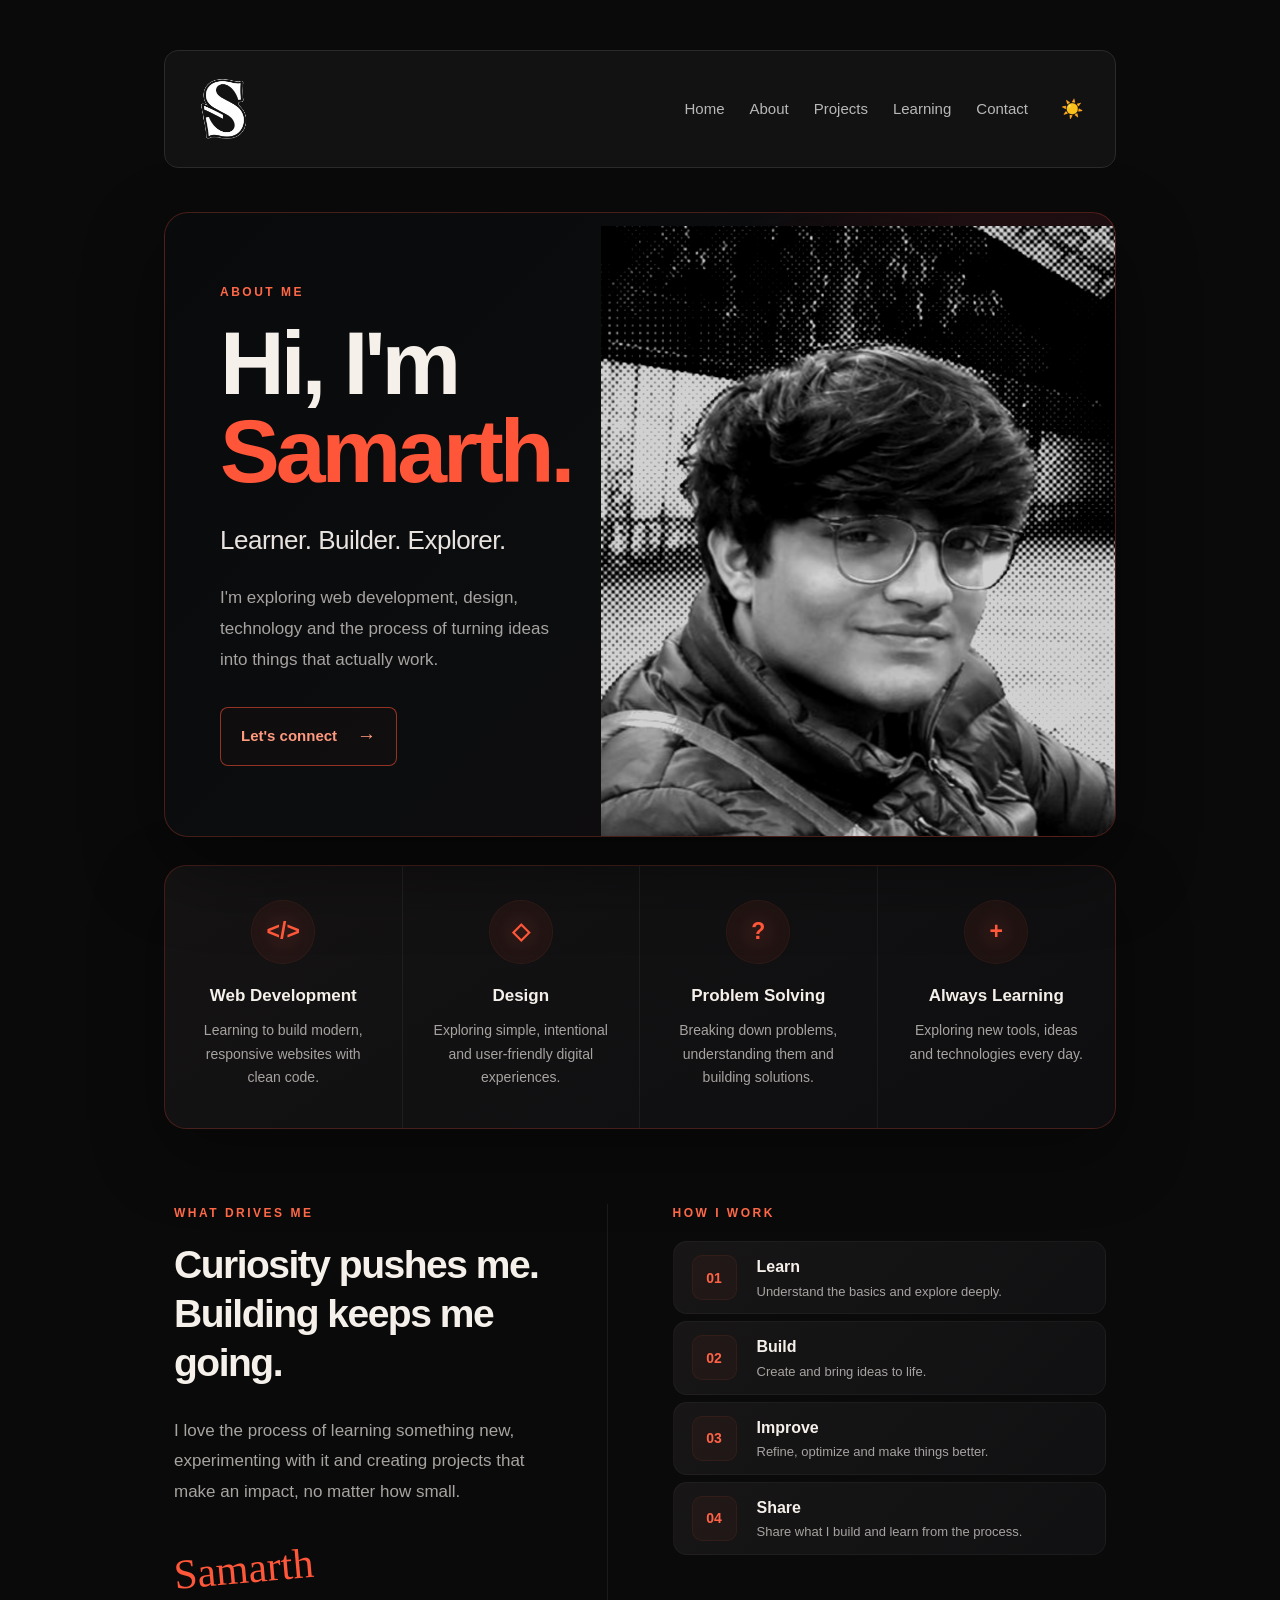
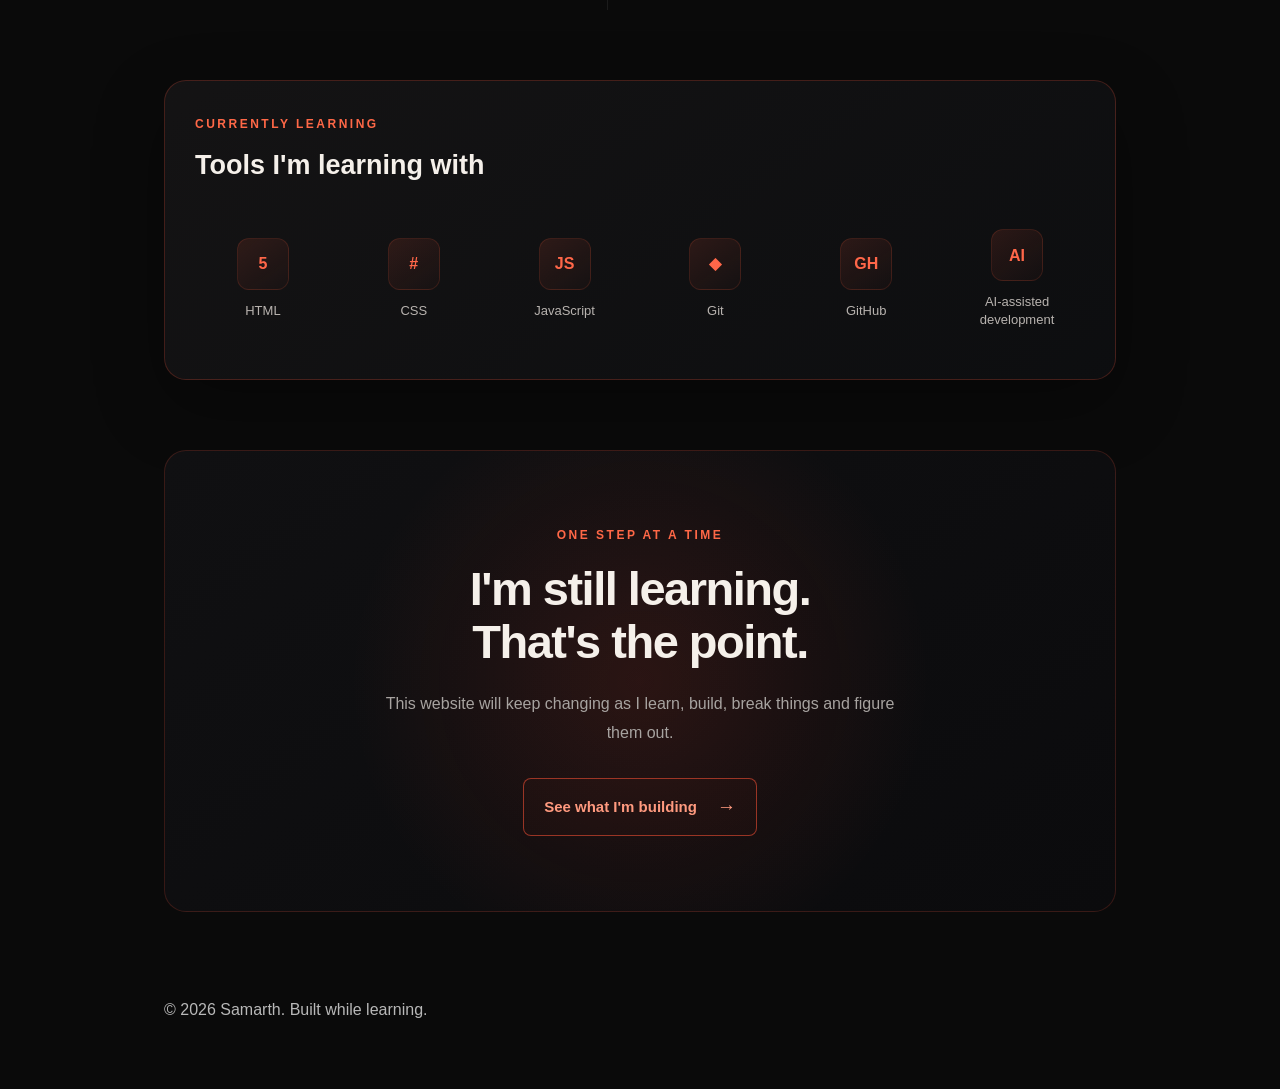
<file: about/index.html>
<!DOCTYPE html>

<html lang="en">

<head>

    <!-- =====================================================
         CANONICAL
         ===================================================== -->

    <link
        rel="canonical"
        href="https://samarth.website/about/"
    >


    <!-- =====================================================
         BASIC SEO
         ===================================================== -->

    <meta charset="UTF-8">

    <meta
        name="viewport"
        content="width=device-width, initial-scale=1.0"
    >

    <title>About Samarth | My Journey Into Web Development</title>

    <meta
        name="description"
        content="Learn more about Samarth, his background, interests and journey into web development, technology and building things on the internet."
    >


    <!-- =====================================================
         OPEN GRAPH
         ===================================================== -->

    <meta
        property="og:title"
        content="About Samarth | My Journey Into Web Development"
    >

    <meta
        property="og:description"
        content="Learn more about Samarth, his background, interests and journey into web development, technology and building things on the internet."
    >

    <meta
        property="og:type"
        content="website"
    >

    <meta
        property="og:url"
        content="https://samarth.website/about/"
    >

    <meta
        property="og:image"
        content="https://samarth.website/images/samarth.jpg"
    >


    <!-- =====================================================
         FAVICON
         ===================================================== -->

    <link
        rel="icon"
        type="image/png"
        href="../images/favicon.png"
    >


    <!-- =====================================================
         STYLESHEET
         ===================================================== -->

    <link
        rel="stylesheet"
        href="../style.css"
    >

    <!-- =====================================================
         THEME SYSTEM
         ===================================================== -->

    <script>
        (function() {
            const cookie = document.cookie
                .split(';')
                .map((value) => value.trim())
                .find((value) => value.startsWith('theme_preference='));

            if (cookie && decodeURIComponent(cookie.slice(17)) === 'light') {
                document.documentElement.classList.add('light-theme');
            }
        })();
    </script>

</head>


<body>


    <!-- =====================================================
         NAVIGATION
         ===================================================== -->

    <header>

        <nav class="navbar">

            <a
                href="../"
                class="logo"
            >

                <img
                    src="../images/logo.png"
                    alt="Samarth logo"
                >

            </a>


            <div class="nav-links">

                <a href="../">
                    Home
                </a>

                <a href="./">
                    About
                </a>

                <a href="../projects/">
                    Projects
                </a>

                <a href="../learning/">
                    Learning
                </a>

                <a href="../contact/">
                    Contact
                </a>

                <button class="theme-toggle" aria-label="Switch to light mode">☀️</button>

            </div>

        </nav>

    </header>



    <!-- =====================================================
         MAIN CONTENT
         ===================================================== -->

    <main class="about-page">


        <!-- =================================================
             ABOUT HERO
             ================================================= -->

        <section class="about-hero">

            <div class="about-hero-content">

                <p class="about-eyebrow">
                    ABOUT ME
                </p>


                <h1>
                    Hi, I'm
                    <span>Samarth.</span>
                </h1>


                <h2>
                    Learner. Builder. Explorer.
                </h2>


                <p class="about-hero-text">
                    I'm exploring web development, design,
                    technology and the process of turning ideas
                    into things that actually work.
                </p>


                <a
                    href="../contact/"
                    class="about-cta"
                >
                    Let's connect
                    <span>→</span>
                </a>

            </div>


            <div class="about-hero-image">

                <img
                    src="../images/samarth.jpg"
                    alt="Samarth"
                >

            </div>

        </section>



        <!-- =================================================
             WHAT I'M ABOUT
             ================================================= -->

        <section class="about-pillars">

            <article class="about-pillar">

                <div class="about-pillar-icon">
                    &lt;/&gt;
                </div>

                <h3>
                    Web Development
                </h3>

                <p>
                    Learning to build modern,
                    responsive websites with clean code.
                </p>

            </article>


            <article class="about-pillar">

                <div class="about-pillar-icon">
                    ◇
                </div>

                <h3>
                    Design
                </h3>

                <p>
                    Exploring simple, intentional and
                    user-friendly digital experiences.
                </p>

            </article>


            <article class="about-pillar">

                <div class="about-pillar-icon">
                    ?
                </div>

                <h3>
                    Problem Solving
                </h3>

                <p>
                    Breaking down problems, understanding
                    them and building solutions.
                </p>

            </article>


            <article class="about-pillar">

                <div class="about-pillar-icon">
                    +
                </div>

                <h3>
                    Always Learning
                </h3>

                <p>
                    Exploring new tools, ideas and
                    technologies every day.
                </p>

            </article>

        </section>



        <!-- =================================================
             WHAT DRIVES ME + HOW I WORK
             ================================================= -->

        <section class="about-story">


            <!-- =============================================
                 WHAT DRIVES ME
                 ============================================= -->

            <div class="about-drive">

                <p class="about-eyebrow">
                    WHAT DRIVES ME
                </p>


                <h2>
                    Curiosity pushes me.
                    <br>
                    Building keeps me going.
                </h2>


                <p>
                    I love the process of learning something
                    new, experimenting with it and creating
                    projects that make an impact, no matter
                    how small.
                </p>


                <div class="about-signature">
                    Samarth
                </div>

            </div>



            <!-- =============================================
                 HOW I WORK
                 ============================================= -->

            <div class="about-process">

                <p class="about-eyebrow">
                    HOW I WORK
                </p>


                <div class="process-list">


                    <article class="process-item">

                        <span class="process-number">
                            01
                        </span>

                        <div>

                            <h3>
                                Learn
                            </h3>

                            <p>
                                Understand the basics
                                and explore deeply.
                            </p>

                        </div>

                    </article>



                    <article class="process-item">

                        <span class="process-number">
                            02
                        </span>

                        <div>

                            <h3>
                                Build
                            </h3>

                            <p>
                                Create and bring
                                ideas to life.
                            </p>

                        </div>

                    </article>



                    <article class="process-item">

                        <span class="process-number">
                            03
                        </span>

                        <div>

                            <h3>
                                Improve
                            </h3>

                            <p>
                                Refine, optimize and
                                make things better.
                            </p>

                        </div>

                    </article>



                    <article class="process-item">

                        <span class="process-number">
                            04
                        </span>

                        <div>

                            <h3>
                                Share
                            </h3>

                            <p>
                                Share what I build and
                                learn from the process.
                            </p>

                        </div>

                    </article>


                </div>

            </div>

        </section>



        <!-- =================================================
             TECH I WORK WITH
             ================================================= -->

        <section class="about-tech">

            <p class="about-eyebrow">
                CURRENTLY LEARNING
            </p>


            <h2>
                Tools I'm learning with
            </h2>


            <div class="tech-list">


                <div class="tech-item">

                    <div class="tech-icon">
                        5
                    </div>

                    <span>
                        HTML
                    </span>

                </div>



                <div class="tech-item">

                    <div class="tech-icon">
                        #
                    </div>

                    <span>
                        CSS
                    </span>

                </div>



                <div class="tech-item">

                    <div class="tech-icon">
                        JS
                    </div>

                    <span>
                        JavaScript
                    </span>

                </div>



                <div class="tech-item">

                    <div class="tech-icon">
                        ◆
                    </div>

                    <span>
                        Git
                    </span>

                </div>



                <div class="tech-item">

                    <div class="tech-icon">
                        GH
                    </div>

                    <span>
                        GitHub
                    </span>

                </div>



                <div class="tech-item">

                    <div class="tech-icon">
                        AI
                    </div>

                    <span>
                        AI-assisted development
                    </span>

                </div>


            </div>

        </section>



        <!-- =================================================
             CLOSING
             ================================================= -->

        <section class="about-closing">

            <p class="about-eyebrow">
                ONE STEP AT A TIME
            </p>


            <h2>
                I'm still learning.
                <br>
                That's the point.
            </h2>


            <p>
                This website will keep changing as I learn,
                build, break things and figure them out.
            </p>


            <a
                href="../projects/"
                class="about-cta"
            >
                See what I'm building
                <span>→</span>
            </a>

        </section>


    </main>



    <!-- =====================================================
         FOOTER
         ===================================================== -->

    <footer>

        <p>
            © 2026 Samarth. Built while learning.
        </p>

    </footer>



    <!-- =====================================================
         JAVASCRIPT
         ===================================================== -->

    <script src="../script.js"></script>
    <script src="../theme.js"></script>

</body>

</html>
</file>
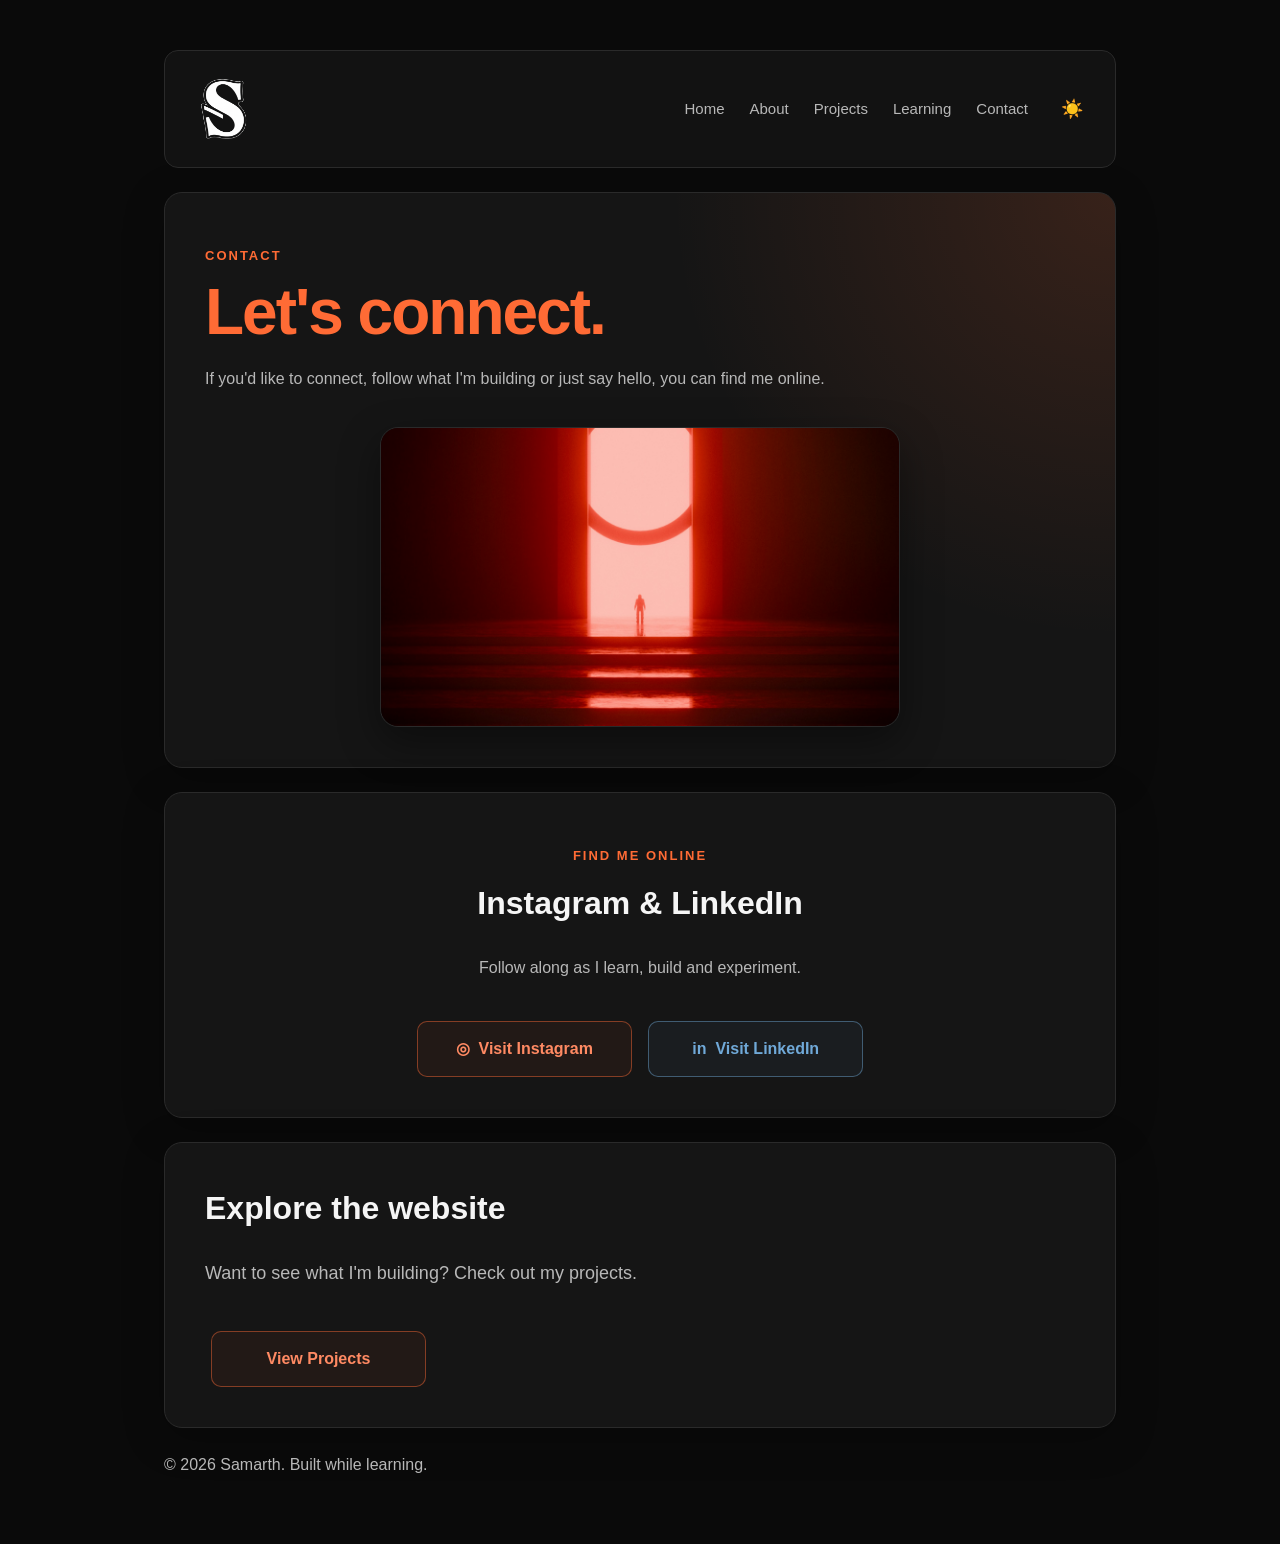
<file: contact/index.html>
<!DOCTYPE html>

<html lang="en">

<head>

    <!-- =====================================================
         CANONICAL
         ===================================================== -->

    <link
        rel="canonical"
        href="https://samarth.website/contact/"
    >


    <!-- =====================================================
         BASIC SEO
         ===================================================== -->

    <meta charset="UTF-8">

    <meta
        name="viewport"
        content="width=device-width, initial-scale=1.0"
    >

    <title>Contact Samarth | Get in Touch</title>

    <meta
        name="description"
        content="Get in touch with Samarth through Instagram and connect with him online."
    >


    <!-- =====================================================
         OPEN GRAPH
         ===================================================== -->

    <meta
        property="og:title"
        content="Contact Samarth | Get in Touch"
    >

    <meta
        property="og:description"
        content="Get in touch with Samarth through Instagram and connect with him online."
    >

    <meta
        property="og:type"
        content="website"
    >

    <meta
        property="og:url"
        content="https://samarth.website/contact/"
    >

    <meta
        property="og:image"
        content="https://samarth.website/images/samarth.jpg"
    >


    <!-- =====================================================
         FAVICON
         ===================================================== -->

    <link
        rel="icon"
        type="image/png"
        href="../images/favicon.png"
    >


    <!-- =====================================================
         STYLESHEET
         ===================================================== -->

    <link
        rel="stylesheet"
        href="../style.css"
    >

    <!-- =====================================================
         THEME SYSTEM
         ===================================================== -->

    <script>
        (function() {
            const cookie = document.cookie
                .split(';')
                .map((value) => value.trim())
                .find((value) => value.startsWith('theme_preference='));

            if (cookie && decodeURIComponent(cookie.slice(17)) === 'light') {
                document.documentElement.classList.add('light-theme');
            }
        })();
    </script>

</head>


<body>


    <!-- =====================================================
         NAVIGATION
         ===================================================== -->

    <header>

        <nav class="navbar">

            <a
                href="../"
                class="logo"
            >

                <img
                    src="../images/logo.png"
                    alt="Samarth logo"
                >

            </a>


            <div class="nav-links">

                <a href="../">
                    Home
                </a>

                <a href="../about/">
                    About
                </a>

                <a href="../projects/">
                    Projects
                </a>

                <a href="../learning/">
                    Learning
                </a>

                <a href="./">
                    Contact
                </a>

                <button class="theme-toggle" aria-label="Switch to light mode">☀️</button>

            </div>

        </nav>

    </header>



    <!-- =====================================================
         MAIN CONTENT
         ===================================================== -->

    <main>


        <!-- =================================================
             CONTACT INTRO
             ================================================= -->

        <section class="intro">

            <div class="intro-content">

                <p class="eyebrow">
                    CONTACT
                </p>

                <h1>
                    Let's connect.
                </h1>

                <p class="intro-text">
                    If you'd like to connect, follow what
                    I'm building or just say hello, you can
                    find me online.
                </p>

                <img
                    src="../images/afk.jpg"
                    alt="Samarth"
                    class="contact-image"
                >

            </div>

        </section>



        <!-- =================================================
             SOCIAL LINKS
             ================================================= -->

        <section class="experiment">

            <p class="eyebrow">
                FIND ME ONLINE
            </p>

            <h2>
                Instagram & LinkedIn
            </h2>

            <p>
                Follow along as I learn, build and experiment.
            </p>


            <a
                href="https://www.instagram.com/samarth0_0/"
                target="_blank"
                rel="noopener noreferrer"
                class="experiment-button"
            >
                ◎&nbsp; Visit Instagram
            </a>


            <a
                href="https://www.linkedin.com/in/samarth-sharma-60134a251"
                target="_blank"
                rel="noopener noreferrer"
                class="experiment-button"
            >
                in&nbsp; Visit LinkedIn
            </a>

        </section>



        <!-- =================================================
             KEEP EXPLORING
             ================================================= -->

        <section class="about-section">

            <h2>
                Explore the website
            </h2>

            <p>
                Want to see what I'm building?
                Check out my projects.
            </p>

            <a
                href="../projects/"
                class="experiment-button"
            >
                View Projects
            </a>

        </section>


    </main>



    <!-- =====================================================
         FOOTER
         ===================================================== -->

    <footer>

        <p>
            © 2026 Samarth. Built while learning.
        </p>

    </footer>



    <!-- =====================================================
         JAVASCRIPT
         ===================================================== -->

    <script src="../script.js"></script>
    <script src="../theme.js"></script>

</body>

</html>
</file>
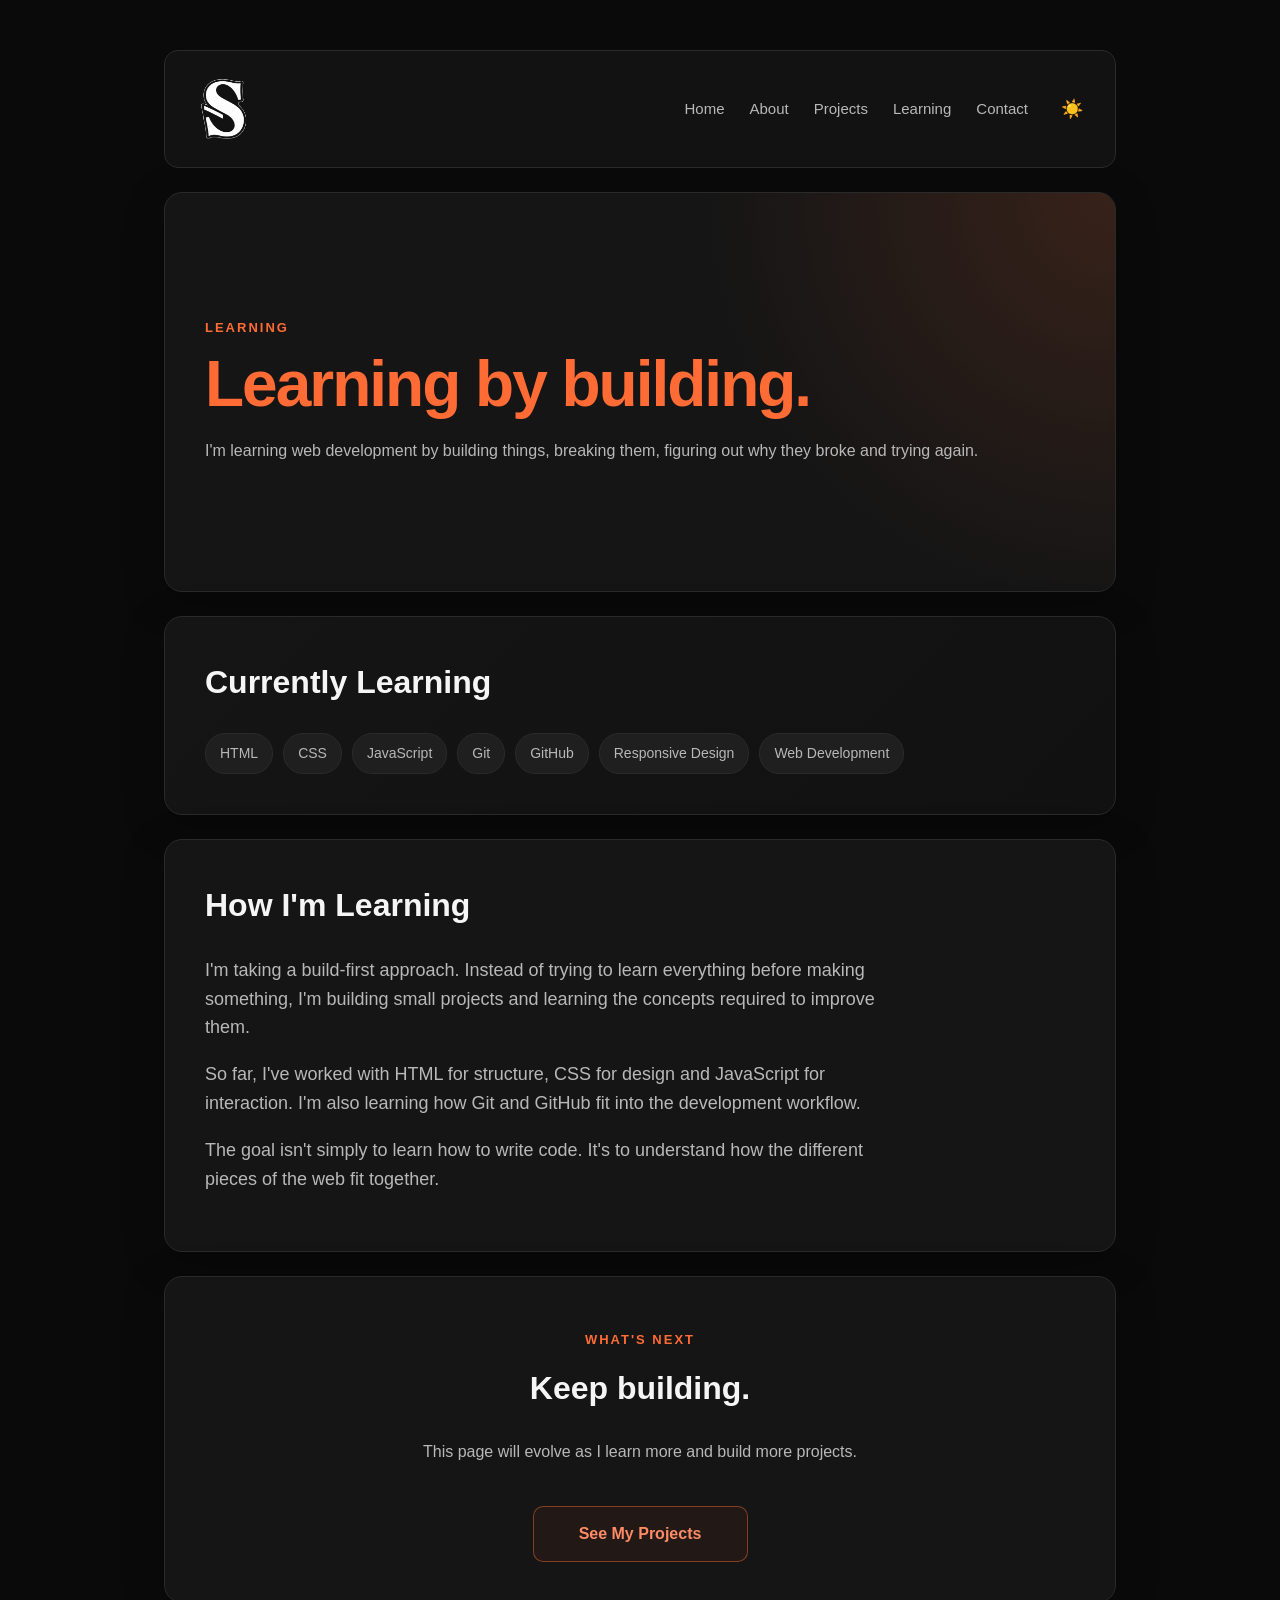
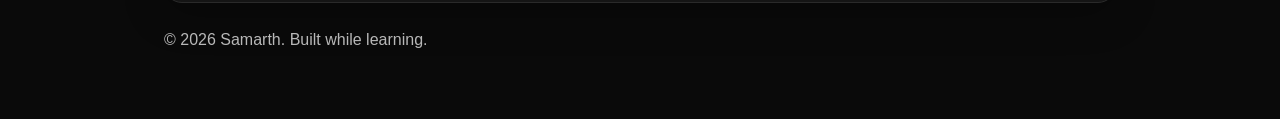
<file: learning/index.html>
<!DOCTYPE html>

<html lang="en">

<head>

    <!-- =====================================================
         CANONICAL
         ===================================================== -->

    <link
        rel="canonical"
        href="https://samarth.website/learning/"
    >


    <!-- =====================================================
         BASIC SEO
         ===================================================== -->

    <meta charset="UTF-8">

    <meta
        name="viewport"
        content="width=device-width, initial-scale=1.0"
    >

    <title>What I'm Learning | Samarth</title>

    <meta
        name="description"
        content="Follow Samarth's learning journey through web development, HTML, CSS, JavaScript, Git and other technology."
    >


    <!-- =====================================================
         OPEN GRAPH
         ===================================================== -->

    <meta
        property="og:title"
        content="What I'm Learning | Samarth"
    >

    <meta
        property="og:description"
        content="Follow Samarth's learning journey through web development, HTML, CSS, JavaScript, Git and other technology."
    >

    <meta
        property="og:type"
        content="website"
    >

    <meta
        property="og:url"
        content="https://samarth.website/learning/"
    >

    <meta
        property="og:image"
        content="https://samarth.website/images/samarth.jpg"
    >


    <!-- =====================================================
         FAVICON
         ===================================================== -->

    <link
        rel="icon"
        type="image/png"
        href="../images/favicon.png"
    >


    <!-- =====================================================
         STYLESHEET
         ===================================================== -->

    <link
        rel="stylesheet"
        href="../style.css"
    >

    <!-- =====================================================
         THEME SYSTEM
         ===================================================== -->

    <script>
        (function() {
            const cookie = document.cookie
                .split(';')
                .map((value) => value.trim())
                .find((value) => value.startsWith('theme_preference='));

            if (cookie && decodeURIComponent(cookie.slice(17)) === 'light') {
                document.documentElement.classList.add('light-theme');
            }
        })();
    </script>

</head>


<body>


    <!-- =====================================================
         NAVIGATION
         ===================================================== -->

    <header>

        <nav class="navbar">

            <a
                href="../"
                class="logo"
            >

                <img
                    src="../images/logo.png"
                    alt="Samarth logo"
                >

            </a>


            <div class="nav-links">

                <a href="../">
                    Home
                </a>

                <a href="../about/">
                    About
                </a>

                <a href="../projects/">
                    Projects
                </a>

                <a href="./">
                    Learning
                </a>

                <a href="../contact/">
                    Contact
                </a>

                <button class="theme-toggle" aria-label="Switch to light mode">☀️</button>

            </div>

        </nav>

    </header>



    <!-- =====================================================
         MAIN CONTENT
         ===================================================== -->

    <main>


        <!-- =================================================
             PAGE INTRO
             ================================================= -->

        <section class="intro">

            <div class="intro-content">

                <p class="eyebrow">
                    LEARNING
                </p>

                <h1>
                    Learning by building.
                </h1>

                <p class="intro-text">
                    I'm learning web development by building
                    things, breaking them, figuring out why
                    they broke and trying again.
                </p>

            </div>

        </section>



        <!-- =================================================
             CURRENTLY LEARNING
             ================================================= -->

        <section class="learning">

            <h2>
                Currently Learning
            </h2>


            <div class="learning-list">

                <span>
                    HTML
                </span>

                <span>
                    CSS
                </span>

                <span>
                    JavaScript
                </span>

                <span>
                    Git
                </span>

                <span>
                    GitHub
                </span>

                <span>
                    Responsive Design
                </span>

                <span>
                    Web Development
                </span>

            </div>

        </section>



        <!-- =================================================
             HOW I'M LEARNING
             ================================================= -->

        <section class="about-section">

            <h2>
                How I'm Learning
            </h2>


            <p>
                I'm taking a build-first approach. Instead
                of trying to learn everything before making
                something, I'm building small projects and
                learning the concepts required to improve them.
            </p>


            <p>
                So far, I've worked with HTML for structure,
                CSS for design and JavaScript for interaction.
                I'm also learning how Git and GitHub fit into
                the development workflow.
            </p>


            <p>
                The goal isn't simply to learn how to write
                code. It's to understand how the different
                pieces of the web fit together.
            </p>

        </section>



        <!-- =================================================
             NEXT
             ================================================= -->

        <section class="experiment">

            <p class="eyebrow">
                WHAT'S NEXT
            </p>

            <h2>
                Keep building.
            </h2>

            <p>
                This page will evolve as I learn more and
                build more projects.
            </p>

            <a
                href="../projects/"
                class="experiment-button"
            >
                See My Projects
            </a>

        </section>


    </main>



    <!-- =====================================================
         FOOTER
         ===================================================== -->

    <footer>

        <p>
            © 2026 Samarth. Built while learning.
        </p>

    </footer>



    <!-- =====================================================
         JAVASCRIPT
         ===================================================== -->

    <script src="../script.js"></script>
    <script src="../theme.js"></script>

</body>

</html>
</file>
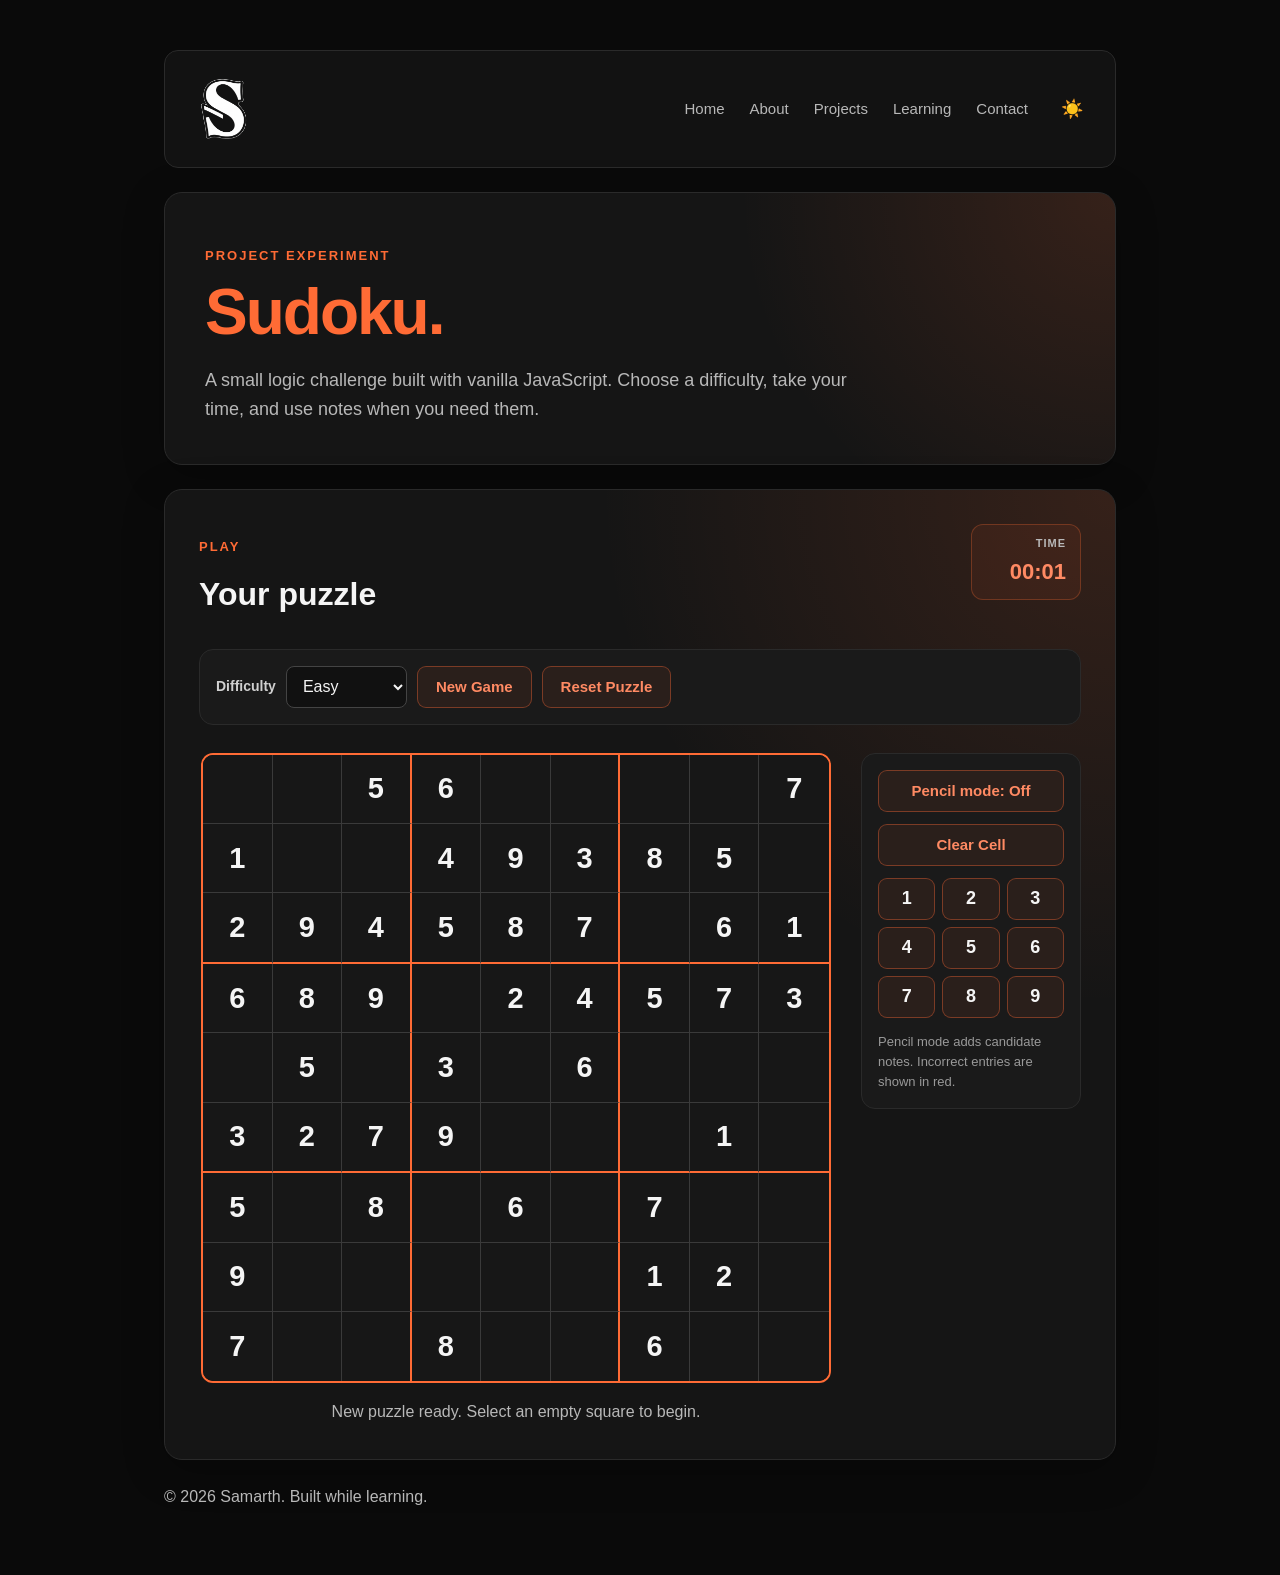
<file: projects/sudoku/index.html>
<!DOCTYPE html>

<html lang="en">

<head>

    <link
        rel="canonical"
        href="https://samarth.website/projects/sudoku/"
    >

    <meta charset="UTF-8">

    <meta
        name="viewport"
        content="width=device-width, initial-scale=1.0"
    >

    <title>Sudoku | Samarth's Projects</title>

    <meta
        name="description"
        content="Play a responsive Sudoku game built with vanilla JavaScript by Samarth."
    >

    <meta
        property="og:title"
        content="Sudoku | Samarth's Projects"
    >

    <meta
        property="og:description"
        content="Play a responsive Sudoku game built with vanilla JavaScript by Samarth."
    >

    <meta
        property="og:type"
        content="website"
    >

    <meta
        property="og:url"
        content="https://samarth.website/projects/sudoku/"
    >

    <meta
        property="og:image"
        content="https://samarth.website/images/samarth.jpg"
    >

    <link
        rel="icon"
        type="image/png"
        href="../../images/favicon.png"
    >

    <link
        rel="stylesheet"
        href="../../style.css"
    >

    <link
        rel="stylesheet"
        href="sudoku.css"
    >

    <script>
        (function() {
            const cookie = document.cookie
                .split(';')
                .map((value) => value.trim())
                .find((value) => value.startsWith('theme_preference='));

            if (cookie && decodeURIComponent(cookie.slice(17)) === 'light') {
                document.documentElement.classList.add('light-theme');
            }
        })();
    </script>

</head>


<body>

    <header>

        <nav class="navbar">

            <a
                href="../../"
                class="logo"
            >

                <img
                    src="../../images/logo.png"
                    alt="Samarth logo"
                >

            </a>

            <div class="nav-links">

                <a href="../../">Home</a>
                <a href="../../about/">About</a>
                <a href="../">Projects</a>
                <a href="../../learning/">Learning</a>
                <a href="../../contact/">Contact</a>
                <button class="theme-toggle" aria-label="Switch to light mode">☀️</button>

            </div>

        </nav>

    </header>


    <main class="sudoku-page">

        <section class="sudoku-hero">

            <p class="eyebrow">PROJECT EXPERIMENT</p>

            <h1>Sudoku.</h1>

            <p>
                A small logic challenge built with vanilla JavaScript. Choose a
                difficulty, take your time, and use notes when you need them.
            </p>

        </section>


        <section
            class="sudoku-game"
            aria-labelledby="sudoku-game-title"
        >

            <div class="sudoku-game-header">

                <div>
                    <p class="eyebrow">PLAY</p>
                    <h2 id="sudoku-game-title">Your puzzle</h2>
                </div>

                <div
                    class="sudoku-timer"
                    aria-label="Elapsed time"
                >
                    <span>TIME</span>
                    <strong id="timer">00:00</strong>
                </div>

            </div>


            <div class="sudoku-toolbar">

                <label for="difficulty">Difficulty</label>

                <select id="difficulty">
                    <option value="easy">Easy</option>
                    <option value="medium">Medium</option>
                    <option value="hard">Hard</option>
                </select>

                <button id="new-game" type="button">New Game</button>
                <button id="reset-puzzle" type="button">Reset Puzzle</button>

            </div>


            <div class="sudoku-layout">

                <div class="sudoku-board-wrap">

                    <div
                        id="sudoku-board"
                        class="sudoku-board"
                        role="grid"
                        aria-label="Sudoku board"
                    ></div>

                    <p
                        id="game-message"
                        class="sudoku-message"
                        aria-live="polite"
                    >
                        Select an empty square to begin.
                    </p>

                </div>


                <aside class="sudoku-controls" aria-label="Sudoku controls">

                    <button
                        id="notes-toggle"
                        class="sudoku-control-button"
                        type="button"
                        aria-pressed="false"
                    >
                        Pencil mode: Off
                    </button>

                    <button
                        id="clear-cell"
                        class="sudoku-control-button"
                        type="button"
                    >
                        Clear Cell
                    </button>

                    <div class="number-pad" aria-label="Number input">
                        <button type="button" data-number="1">1</button>
                        <button type="button" data-number="2">2</button>
                        <button type="button" data-number="3">3</button>
                        <button type="button" data-number="4">4</button>
                        <button type="button" data-number="5">5</button>
                        <button type="button" data-number="6">6</button>
                        <button type="button" data-number="7">7</button>
                        <button type="button" data-number="8">8</button>
                        <button type="button" data-number="9">9</button>
                    </div>

                    <p class="sudoku-help">
                        Pencil mode adds candidate notes. Incorrect entries are
                        shown in red.
                    </p>

                </aside>

            </div>

        </section>

    </main>


    <footer>

        <p>© 2026 Samarth. Built while learning.</p>

    </footer>


    <script src="../../script.js"></script>
    <script src="../../theme.js"></script>
    <script src="sudoku.js"></script>

</body>

</html>
</file>
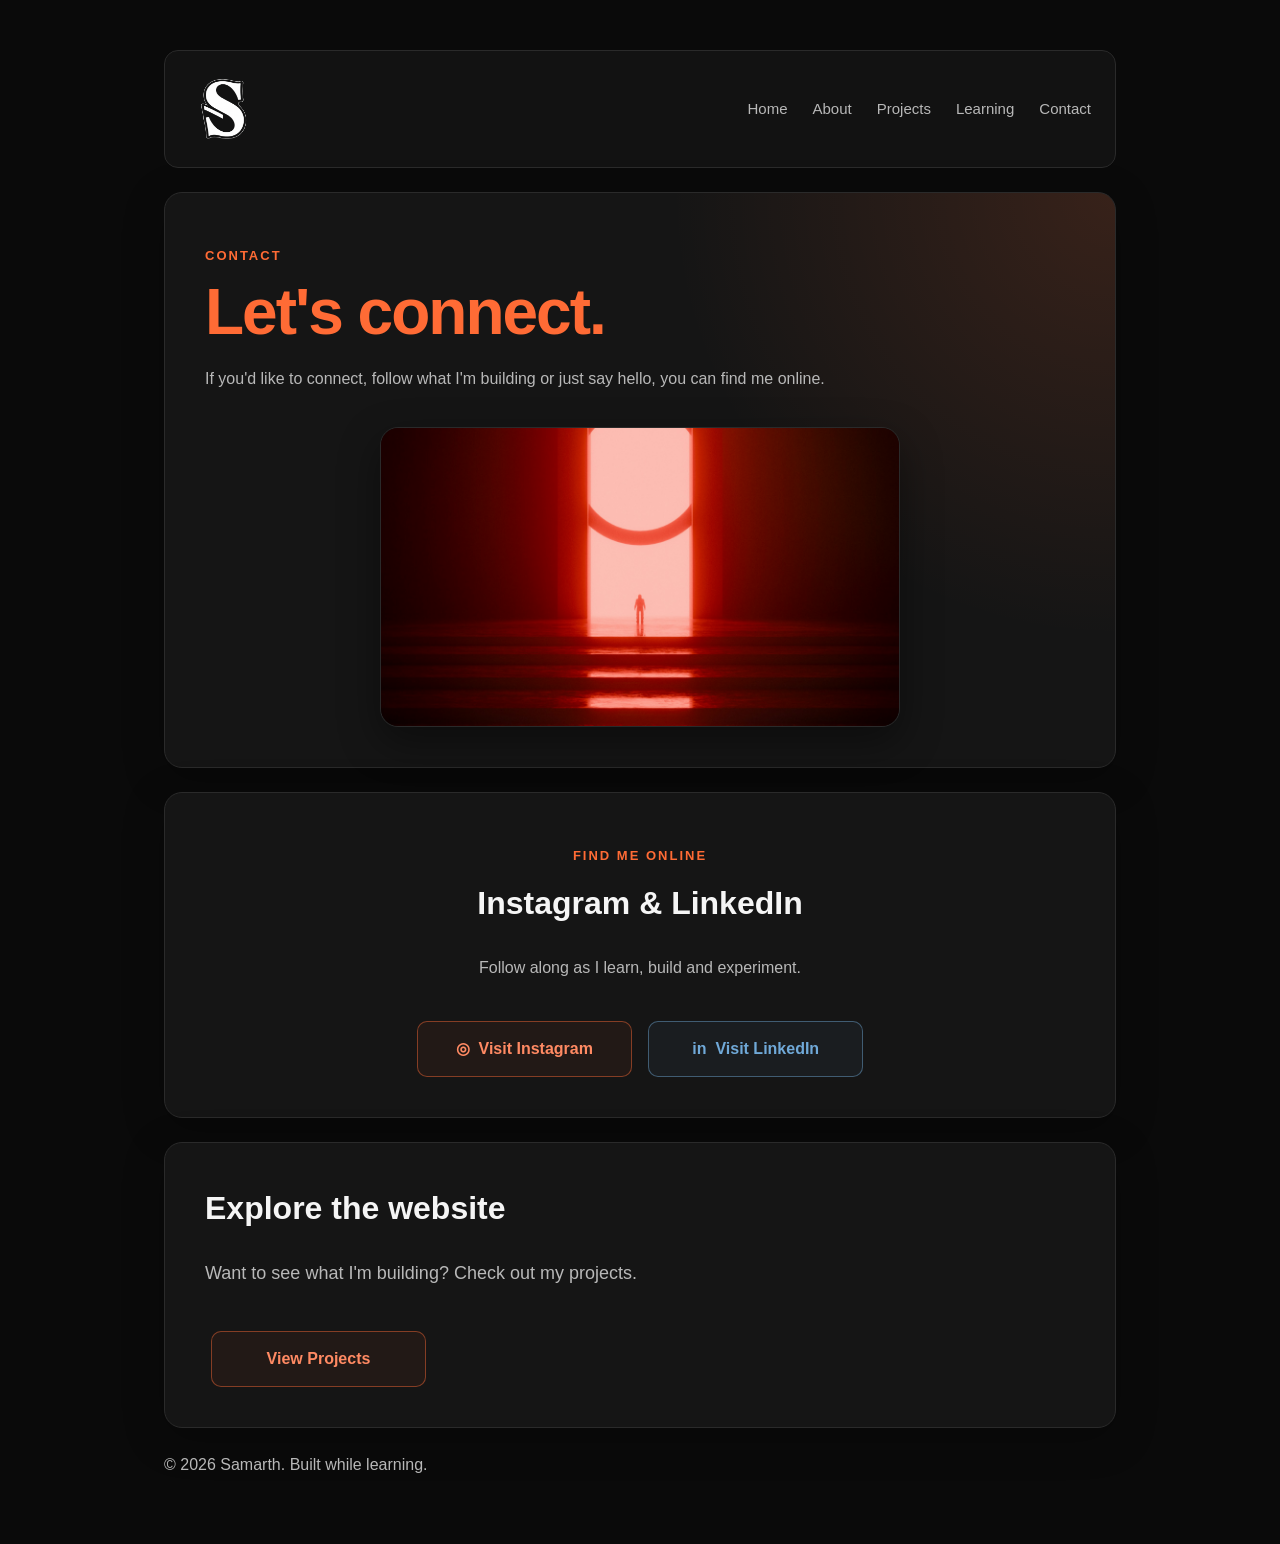
<file: contact.html>
<!DOCTYPE html>

<html lang="en">

<head>
 <link
    rel="canonical"
    href="https://samarth.website/contact.html"
>

    <meta charset="UTF-8">

    <meta
        name="viewport"
        content="width=device-width, initial-scale=1.0"
    >

    <title>Contact Samarth | Get in Touch</title>

    <meta
        name="description"
        content="Get in touch with Samarth through Instagram and connect with him online."
    >
    <!-- Open Graph -->

<meta
    property="og:title"
    content="Contact Samarth | Get in Touch"
>

<meta
    property="og:description"
    content="Get in touch with Samarth through Instagram and connect with him online."
>

<meta
    property="og:type"
    content="website"
>

<meta
    property="og:url"
    content="https://samarth.website/contact.html"
>

<meta
    property="og:image"
    content="https://samarth.website/images/samarth.jpg"
>
<link
    rel="icon"
    type="image/png"
    href="images/favicon.png"
>
    <link
        rel="stylesheet"
        href="style.css"
    >

</head>


<body>


    <!-- =====================================================
         NAVIGATION
         ===================================================== -->

    <header>

        <nav class="navbar">

            <a
                href="index.html"
                class="logo"
            >
        <img
        src="images/logo.png"
        alt="Samarth logo"
    >
            </a>


            <div class="nav-links">

                <a href="index.html">
                    Home
                </a>

                <a href="about.html">
                    About
                </a>

                <a href="projects.html">
                    Projects
                </a>

                <a href="learning.html">
                    Learning
                </a>

                <a href="contact.html">
                    Contact
                </a>

            </div>

        </nav>

    </header>



    <!-- =====================================================
         MAIN CONTENT
         ===================================================== -->

    <main>


        <!-- =================================================
             CONTACT INTRO
             ================================================= -->

        <section class="intro">

            <div class="intro-content">

                <p class="eyebrow">
                    CONTACT
                </p>

                <h1>
                    Let's connect.
                </h1>

                <p class="intro-text">
                    If you'd like to connect, follow what
                    I'm building or just say hello, you can
                    find me online.
                </p>
                <img
                   src="images/afk.jpg"
                   alt="Samarth"
                   class="contact-image"
>

            </div>

        </section>



        <!-- =================================================
             SOCIAL LINKS
             ================================================= -->

        <section class="experiment">

            <p class="eyebrow">
                FIND ME ONLINE
            </p>

            <h2>
                Instagram & LinkedIn
            </h2>

            <p>
                Follow along as I learn, build and experiment.
            </p>


            <a
                href="https://www.instagram.com/samarth0_0/"
                target="_blank"
                rel="noopener noreferrer"
                class="experiment-button"
            >
                ◎&nbsp; Visit Instagram
            </a>
            <a
                 href="https://www.linkedin.com/in/samarth-sharma-60134a251"
                 class="experiment-button"
                 target="_blank"
                 rel="noopener noreferrer"
>
                in&nbsp; Visit LinkedIn
            </a>
        </section>



        <!-- =================================================
             KEEP EXPLORING
             ================================================= -->

        <section class="about-section">

            <h2>
                Explore the website
            </h2>

            <p>
                Want to see what I'm building?
                Check out my projects.
            </p>

            <a
                href="projects.html"
                class="experiment-button"
            >
                View Projects
            </a>

        </section>


    </main>



    <!-- =====================================================
         FOOTER
         ===================================================== -->

    <footer>

        <p>
            © 2026 Samarth. Built while learning.
        </p>

    </footer>



    <!-- =====================================================
         JAVASCRIPT
         ===================================================== -->

    <script src="script.js"></script>

</body>

</html>
</file>
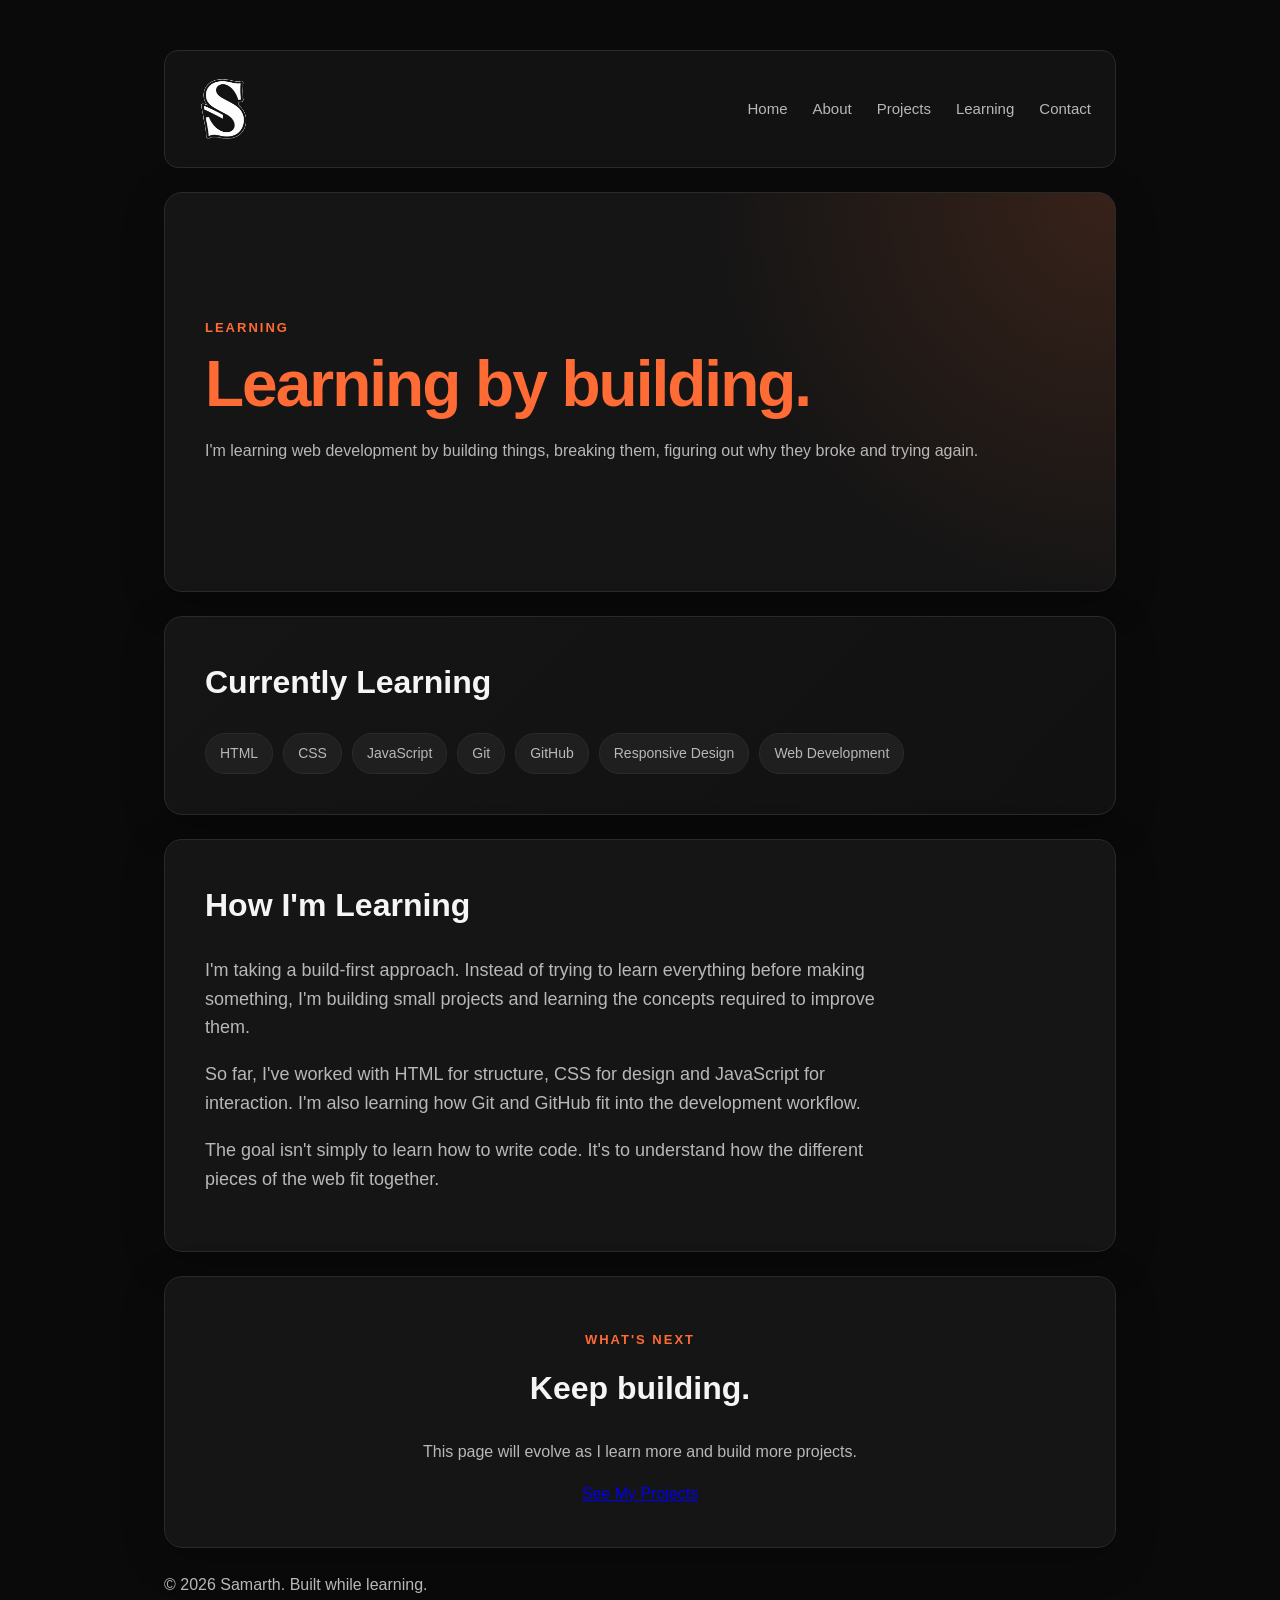
<file: learning.html>
<!DOCTYPE html>

<html lang="en">

<head>
<link
    rel="canonical"
    href="https://samarth.website/learning.html"
>
    <meta charset="UTF-8">

    <meta
        name="viewport"
        content="width=device-width, initial-scale=1.0"
    >

    <title>What I'm Learning | Samarth</title>

    <meta
        name="description"
        content="Follow Samarth's learning journey through web development, HTML, CSS, JavaScript, Git and other technology."
    >
    <!-- Open Graph -->

<meta
    property="og:title"
    content="What I'm Learning | Samarth"
>

<meta
    property="og:description"
    content="Follow Samarth's learning journey through web development, HTML, CSS, JavaScript, Git and other technology."
>

<meta
    property="og:type"
    content="website"
>

<meta
    property="og:url"
    content="https://samarth.website/learning.html"
>

<meta
    property="og:image"
    content="https://samarth.website/images/samarth.jpg"
>
<link
    rel="icon"
    type="image/png"
    href="images/favicon.png"
>
    <link
        rel="stylesheet"
        href="style.css"
    >

</head>


<body>


    <!-- =====================================================
         NAVIGATION
         ===================================================== -->

    <header>

        <nav class="navbar">

            <a
                href="index.html"
                class="logo"
            >
      <img
        src="images/logo.png"
        alt="Samarth logo"
    >
            </a>


            <div class="nav-links">

                <a href="index.html">
                    Home
                </a>

                <a href="about.html">
                    About
                </a>

                <a href="projects.html">
                    Projects
                </a>

                <a href="learning.html">
                    Learning
                </a>

                <a href="contact.html">
                    Contact
                </a>

            </div>

        </nav>

    </header>



    <!-- =====================================================
         MAIN CONTENT
         ===================================================== -->

    <main>


        <!-- =================================================
             PAGE INTRO
             ================================================= -->

        <section class="intro">

            <div class="intro-content">

                <p class="eyebrow">
                    LEARNING
                </p>

                <h1>
                    Learning by building.
                </h1>

                <p class="intro-text">
                    I'm learning web development by building
                    things, breaking them, figuring out why
                    they broke and trying again.
                </p>

            </div>

        </section>



        <!-- =================================================
             CURRENTLY LEARNING
             ================================================= -->

        <section class="learning">

            <h2>
                Currently Learning
            </h2>


            <div class="learning-list">

                <span>
                    HTML
                </span>

                <span>
                    CSS
                </span>

                <span>
                    JavaScript
                </span>

                <span>
                    Git
                </span>

                <span>
                    GitHub
                </span>

                <span>
                    Responsive Design
                </span>

                <span>
                    Web Development
                </span>

            </div>

        </section>



        <!-- =================================================
             HOW I'M LEARNING
             ================================================= -->

        <section class="about-section">

            <h2>
                How I'm Learning
            </h2>


            <p>
                I'm taking a build-first approach. Instead
                of trying to learn everything before making
                something, I'm building small projects and
                learning the concepts required to improve them.
            </p>


            <p>
                So far, I've worked with HTML for structure,
                CSS for design and JavaScript for interaction.
                I'm also learning how Git and GitHub fit into
                the development workflow.
            </p>


            <p>
                The goal isn't simply to learn how to write
                code. It's to understand how the different
                pieces of the web fit together.
            </p>

        </section>



        <!-- =================================================
             NEXT
             ================================================= -->

        <section class="experiment">

            <p class="eyebrow">
                WHAT'S NEXT
            </p>

            <h2>
                Keep building.
            </h2>

            <p>
                This page will evolve as I learn more and
                build more projects.
            </p>

            <a
                href="projects.html"
                id="experiment-button"
            >
                See My Projects
            </a>

        </section>


    </main>



    <!-- =====================================================
         FOOTER
         ===================================================== -->

    <footer>

        <p>
            © 2026 Samarth. Built while learning.
        </p>

    </footer>



    <!-- =====================================================
         JAVASCRIPT
         ===================================================== -->

    <script src="script.js"></script>

</body>

</html>
</file>
<file: style.css>
/* =========================================================
   1. GLOBAL SETTINGS
   ========================================================= */

* {
    box-sizing: border-box;
}

html {
    scroll-behavior: smooth;
}

body {
    /* ===== COLOR VARIABLES (DARK THEME DEFAULT) ===== */
    --bg-page: #0a0a0a;
    --bg-card: #151515;
    --bg-card-darker: #1a1a1a;
    --bg-learning-end: #111111;
    --bg-navbar: rgba(21, 21, 21, 0.85);
    --bg-learning-tag: #1f1f1f;
    
    --text-primary: #f5f5f5;
    --text-secondary: #b8b8b8;
    --text-heading: #ffffff;
    --text-logo: #dbd1ce;
    --text-counter: #888;
    --text-status: #888;
    
    --accent-primary: #ff6b35;
    --accent-primary-light: #ff8a63;
    
    --border-color: #2a2a2a;
    --border-hover: #444;
    --border-status: #333;
    --border-profile: #333;
    
    --shadow-sm: rgba(0, 0, 0, 0.25);
    --shadow-md: rgba(0, 0, 0, 0.35);
    --shadow-lg: rgba(0, 0, 0, 0.4);
    --shadow-xl: rgba(0, 0, 0, 0.45);
    --shadow-2xl: rgba(0, 0, 0, 0.55);
    
    /* About page colors */
    --about-bg:
        radial-gradient(
            circle at 72% 48%,
            rgba(255, 69, 42, 0.28),
            transparent 32%
        ),
        radial-gradient(
            circle at 90% 20%,
            rgba(116, 17, 25, 0.28),
            transparent 30%
        ),
        linear-gradient(135deg, #090a0c 0%, #0c0d0f 52%, #130b0c 100%);
    --about-text-primary: #f5f0ea;
    --about-text-accent: #ff5538;
    --about-text-secondary: #a7a3a0;
    --about-text-heading: #e8e3df;
    --about-border: rgba(255, 89, 61, 0.24);
    --about-eyebrow: #ff6847;
    
    background-color: var(--bg-page);

    color: var(--text-primary);

    font-family: Arial, sans-serif;

    max-width: 1000px;

    margin: 0 auto;

    padding: 50px 24px;

    line-height: 1.6;
}

/* ===== LIGHT THEME ===== */
html.light-theme body {
    --bg-page: #f5f1eb;
    --bg-card: #fffdfa;
    --bg-card-darker: #faf6f0;
    --bg-learning-end: #f3ede6;
    --bg-navbar: rgba(255, 253, 250, 0.88);
    --bg-learning-tag: #f4eee7;
    
    --text-primary: #27211d;
    --text-secondary: #655d57;
    --text-heading: #211c18;
    --text-logo: #201c19;
    --text-counter: #887e76;
    --text-status: #887e76;
    
    --accent-primary: #ff6b35;
    --accent-primary-light: #ff6b35;
    
    --border-color: #e5ddd4;
    --border-hover: #d5c9bd;
    --border-status: #ded3c8;
    --border-profile: #ded4ca;
    
    --shadow-sm: rgba(64, 43, 27, 0.06);
    --shadow-md: rgba(64, 43, 27, 0.09);
    --shadow-lg: rgba(64, 43, 27, 0.12);
    --shadow-xl: rgba(64, 43, 27, 0.15);
    --shadow-2xl: rgba(64, 43, 27, 0.18);
    
    /* About page colors - light theme */
    --about-bg:
        radial-gradient(
            circle at 78% 30%,
            rgba(255, 107, 53, 0.08),
            transparent 34%
        ),
        linear-gradient(135deg, #faf6f0 0%, #fffdfa 52%, #f7f0e9 100%);
    --about-text-primary: #27211d;
    --about-text-accent: #ff6b35;
    --about-text-secondary: #655d57;
    --about-text-heading: #403832;
    --about-border: rgba(255, 107, 53, 0.16);
    --about-eyebrow: #ff6b35;
}


/* =========================================================
   2. TYPOGRAPHY
   ========================================================= */

h1 {
    color: var(--accent-primary);

    font-size: 64px;

    line-height: 1.05;

    margin-top: 0;

    margin-bottom: 20px;

    letter-spacing: -2px;
}

h2 {
    font-size: 32px;

    margin-top: 0;

    margin-bottom: 25px;

    color: var(--text-primary);
}

h3 {
    color: var(--text-heading);

    margin-bottom: 12px;
}

p {
    color: var(--text-secondary);
}


/* =========================================================
   3. NAVIGATION
   ========================================================= */

.navbar {
    display: flex;

    justify-content: space-between;

    align-items: center;

    padding: 18px 24px;

    margin-bottom: 24px;

    background-color: var(--bg-navbar);

    border: 1px solid var(--border-color);

    border-radius: 14px;

    backdrop-filter: blur(10px);

    position: sticky;

    top: 20px;

    z-index: 900;
}

/* Inner pages wrap the navbar in a header, which otherwise limits sticky positioning. */
body > header {
    position: sticky;

    top: 20px;

    z-index: 900;
}

body > header .navbar {
    position: static;
}

.logo {
    color: var(--text-logo);

    font-size: 20px;

    font-weight: bold;

    text-decoration: none;

    letter-spacing: 1px;
}

.nav-links {
    display: flex;

    gap: 25px;

    align-items: center;
}

.nav-links a {
    color: var(--text-secondary);

    text-decoration: none;

    font-size: 15px;

    transition: color 0.2s ease;
}

.nav-links a:hover {
    color: var(--text-primary);
}

.theme-toggle {
    background: none;
    border: none;
    font-size: 18px;
    cursor: pointer;
    padding: 4px 8px;
    transition: transform 0.2s ease;
    display: flex;
    align-items: center;
    justify-content: center;
}

.theme-toggle:hover {
    transform: scale(1.2);
}

.theme-toggle:active {
    transform: scale(1);
}


/* =========================================================
   4. MAIN SECTIONS
   ========================================================= */

.intro,
.about-section,
.projects,
.learning,
.experiment {
    background-color: var(--bg-card);

    border: 1px solid var(--border-color);

    border-radius: 18px;

    padding: 40px;

    margin-bottom: 24px;

    box-shadow:
        0 10px 40px var(--shadow-sm);
}


/* =========================================================
   5. HERO CONTENT
   ========================================================= */

.intro {
    display: flex;

    flex-direction: row;

    align-items: center;

    justify-content: space-between;

    gap: 40px;

    min-height: 400px;

    background:
        radial-gradient(
            circle at top right,
            rgba(255, 107, 53, 0.15),
            transparent 40%
        ),
        var(--bg-card);
}

.intro-content {
    flex: 1;

    min-width: 0;
}


/* =========================================================
   6. PROFILE IMAGE
   ========================================================= */

.profile-image {
    width: 180px;

    height: 180px;

    object-fit: cover;

    border-radius: 18px;

    border: 1px solid var(--border-profile);

    cursor: pointer;

    flex-shrink: 0;

    box-shadow:
        0 15px 40px var(--shadow-lg);

    transition:
        transform 0.35s ease,
        box-shadow 0.35s ease,
        border-color 0.35s ease;
}

.profile-image:hover {
    transform: translateY(-6px) scale(1.03);

    border-color: rgba(255, 107, 53, 0.6);

    box-shadow:
        0 25px 60px var(--shadow-2xl),
        0 0 70px rgba(255, 107, 53, 0.15);
}


/* =========================================================
   7. EYEBROW TEXT
   ========================================================= */

.eyebrow {
    color: var(--accent-primary) !important;

    font-size: 13px !important;

    font-weight: bold;

    letter-spacing: 2px;

    margin-bottom: 12px;
}


/* =========================================================
   8. ABOUT SECTION
   ========================================================= */

.about-section p:not(.eyebrow) {
    max-width: 700px;

    font-size: 18px;
}


/* =========================================================
   9. PROJECT LIST
   ========================================================= */

.project-list {
    display: flex;

    flex-direction: row;

    gap: 24px;

    justify-content: space-between;

    align-items: stretch;
}


/* =========================================================
   10. PROJECT CARDS
   ========================================================= */

.project {
    background-color: var(--bg-card-darker);

    padding: 24px;

    border: 1px solid var(--border-color);

    border-radius: 14px;

    flex: 1;

    box-shadow:
        0 15px 40px var(--shadow-md);

    transition:
        transform 0.3s ease,
        border-color 0.3s ease,
        box-shadow 0.3s ease;
}

.project:hover {
    transform: translateY(-5px);

    border-color: var(--border-hover);

    box-shadow:
        0 20px 50px var(--shadow-2xl);
}

.project h3 {
    font-size: 24px;

    margin-top: 0;
}


/* =========================================================
   11. GALLERY IMAGE
   ========================================================= */

.project img {
    width: 100%;

    height: 240px;

    object-fit: cover;

    border-radius: 10px;

    display: block;

    cursor: pointer;

    transition:
        transform 0.3s ease,
        filter 0.3s ease;
}

.project img:hover {
    transform: scale(1.03);

    filter: brightness(1.08);
}


/* =========================================================
   12. GALLERY COUNTER
   ========================================================= */

#gallery-counter {
    text-align: center;

    color: var(--text-counter);

    font-size: 14px;

    margin: 12px 0 18px;
}


/* =========================================================
   13. GENERAL BUTTONS
   ========================================================= */

button:not(.theme-toggle) {
    background-color: var(--accent-primary);

    color: var(--bg-page);

    border: none;

    padding: 11px 18px;

    font-size: 15px;

    font-weight: bold;

    border-radius: 8px;

    cursor: pointer;

    transition:
        transform 0.2s ease,
        opacity 0.2s ease,
        box-shadow 0.2s ease;
}

button:not(.theme-toggle):hover {
    transform: translateY(-2px);

    opacity: 0.9;

    box-shadow:
        0 5px 15px rgba(255, 107, 53, 0.25);
}

button:not(.theme-toggle):active {
    transform: translateY(0);
}


/* =========================================================
   14. PROJECT BUTTONS
   ========================================================= */

.project button {
    margin-top: 10px;

    margin-right: 6px;
}


/* =========================================================
   15. PROJECT STATUS
   ========================================================= */

.project-status {
    display: inline-block;

    color: var(--text-status) !important;

    font-size: 12px !important;

    font-weight: bold;

    letter-spacing: 1px;

    border: 1px solid var(--border-status);

    padding: 5px 10px;

    border-radius: 20px;

    margin-top: 5px;
}

/* Project card link */

.project-link {
    display: inline-flex;

    align-items: center;
    justify-content: center;

    margin-top: 5px;
    padding: 8px 12px;

    color: var(--accent-primary-light);

    background: rgba(255, 107, 53, 0.07);
    border: 1px solid rgba(255, 107, 53, 0.38);
    border-radius: 20px;

    font-size: 13px;
    font-weight: bold;
    letter-spacing: 0.5px;
    text-decoration: none;

    transition:
        color 0.2s ease,
        background-color 0.2s ease,
        border-color 0.2s ease;
}

.project-link:hover {
    color: var(--text-primary);

    background: rgba(255, 107, 53, 0.16);
    border-color: var(--accent-primary);
}


/* =========================================================
   16. LEARNING SECTION
   ========================================================= */

.learning {
    background:
        linear-gradient(
            135deg,
            var(--bg-card),
            var(--bg-learning-end)
        );
}

.learning-list {
    display: flex;

    flex-wrap: wrap;

    gap: 10px;
}

.learning-list span {
    background-color: var(--bg-learning-tag);

    color: var(--text-secondary);

    border: 1px solid var(--border-color);

    padding: 8px 14px;

    border-radius: 20px;

    font-size: 14px;

    transition:
        border-color 0.2s ease,
        color 0.2s ease;
}

.learning-list span:hover {
    color: var(--text-primary);

    border-color: var(--accent-primary);
}


/* =========================================================
   17. EXPERIMENT SECTION
   ========================================================= */

.experiment {
    text-align: center;
}


/* =========================================================
   18. LIGHTBOX
   ========================================================= */

#lightbox {
    display: none;

    position: fixed;

    top: 0;

    left: 0;

    width: 100%;

    height: 100vh;

    background-color: rgba(0, 0, 0, 0.92);

    justify-content: center;

    align-items: center;

    z-index: 1000;

    padding: 40px;
}


/* =========================================================
   19. LIGHTBOX IMAGE
   ========================================================= */

#lightbox-image {
    max-width: 90%;

    max-height: 85vh;

    object-fit: contain;

    border-radius: 12px;

    box-shadow:
        0 20px 80px var(--shadow-xl);
}


/* =========================================================
   20. LIGHTBOX ARROWS
   ========================================================= */

#previous-lightbox,
#next-lightbox {
    position: absolute;

    top: 50%;

    width: 52px;

    height: 52px;

    padding: 0;

    border-radius: 50%;

    background-color: rgba(255, 255, 255, 0.15);

    border: 1px solid rgba(255, 255, 255, 0.30);

    color: white;

    font-size: 24px;

    font-weight: normal;

    display: flex;

    justify-content: center;

    align-items: center;

    backdrop-filter: blur(8px);

    cursor: pointer;

    box-shadow: none;

    opacity: 1;

    transition:
        background-color 0.3s ease,
        transform 0.2s ease;
}

#previous-lightbox {
    left: 28px;

    transform: translateY(-50%);
}

#next-lightbox {
    right: 28px;

    transform: translateY(-50%);
}

#previous-lightbox:hover,
#next-lightbox:hover {
    background-color: rgba(255, 255, 255, 0.25);

    transform:
        translateY(-50%)
        scale(1.05);

    opacity: 1;

    box-shadow: none;
}


/* =========================================================
   21. LIGHTBOX CLOSE BUTTON
   ========================================================= */

#close-lightbox {
    position: absolute;

    top: 25px;

    right: 25px;

    background-color: rgba(255, 255, 255, 0.10);

    color: white;

    border: 1px solid rgba(255, 255, 255, 0.20);

    padding: 10px 16px;

    border-radius: 8px;

    backdrop-filter: blur(10px);
}

#close-lightbox:hover {
    background-color: rgba(255, 255, 255, 0.20);

    transform: none;

    box-shadow: none;

    opacity: 1;
}


/* =========================================================
   22. RESPONSIVE DESIGN
   ========================================================= */

@media (max-width: 700px) {

    body {
        max-width: none;

        margin: 0;

        padding: 25px 15px;
    }


    h1 {
        font-size: 44px;

        letter-spacing: -1px;
    }


    h2 {
        font-size: 28px;
    }


    /* -----------------------------------------------------
       Mobile navigation
       ----------------------------------------------------- */

    .navbar {
        padding: 15px 18px;
    }


    .nav-links {
        gap: 12px;
    }


    .nav-links a {
        font-size: 13px;
    }


    .logo {
        font-size: 17px;
    }


    /* -----------------------------------------------------
       Mobile sections
       ----------------------------------------------------- */

    .intro,
    .about-section,
    .projects,
    .learning,
    .experiment {
        padding: 25px;

        border-radius: 14px;
    }


    /* -----------------------------------------------------
       Mobile hero
       ----------------------------------------------------- */

    .intro {
        min-height: 300px;

        flex-direction: column;

        align-items: flex-start;

        gap: 25px;
    }


    .intro-text {
        font-size: 18px !important;
    }


    .profile-image {
        width: 130px;

        height: 130px;

        align-self: center;
    }


    /* -----------------------------------------------------
       Mobile about section
       ----------------------------------------------------- */

    .about-section p:not(.eyebrow) {
        font-size: 16px;
    }


    /* -----------------------------------------------------
       Mobile projects
       ----------------------------------------------------- */

    .project-list {
        flex-direction: column;

        gap: 20px;
    }


    .project {
        width: 100%;
    }


    .project img {
        height: 220px;
    }


    /* -----------------------------------------------------
       Mobile lightbox
       ----------------------------------------------------- */

    #lightbox {
        padding: 20px;
    }


    #lightbox-image {
        max-width: 95%;

        max-height: 80vh;
    }


    #previous-lightbox {
        left: 12px;
    }


    #next-lightbox {
        right: 12px;
    }


    #previous-lightbox,
    #next-lightbox {
        width: 44px;

        height: 44px;

        font-size: 20px;
    }


    #close-lightbox {
        top: 15px;

        right: 15px;
    }


    /* -----------------------------------------------------
       Mobile social links
       ----------------------------------------------------- */

    .experiment-button {
        width: 100%;

        max-width: 300px;

        margin-left: auto;

        margin-right: auto;
    }

}


/* =========================================================
   23. NAVBAR LOGO IMAGE
   ========================================================= */

.logo img {
    width: 70px;

    height: 80px;

    object-fit: cover;

    object-position: left;

    display: block;

    border-radius: 1px;

    transition:
        transform 0.3s ease,
        opacity 0.3s ease;
}

.logo img:hover {
    transform: scale(1.4);

    opacity: 0.9;
}

/* The source logo is white; invert it only when the site is in light mode. */
html.light-theme .logo img {
    filter: invert(1);
}


/* =========================================================
   24. CONTACT PAGE IMAGE
   ========================================================= */

.contact-image {
    width: 220px;

    height: 220px;

    object-fit: cover;

    display: block;

    cursor: pointer;

    margin: 35px auto 0;

    border-radius: 18px;

    border: 1px solid var(--border-color);

    box-shadow:
        0 15px 40px var(--shadow-lg);

    transition:
        transform 0.3s ease,
        box-shadow 0.3s ease;
}

.contact-image:hover {
    transform: translateY(-5px);

    box-shadow:
        0 20px 50px var(--shadow-2xl);
}


/* =========================================================
   25. CONTACT SOCIAL LINKS
   ========================================================= */

.experiment-button {
    display: inline-flex;

    width: 215px;

    min-height: 56px;

    align-items: center;

    justify-content: center;

    margin: 25px 6px 0;

    padding: 14px 20px;

    background-color: rgba(255, 107, 53, 0.06);

    color: var(--accent-primary-light);

    border: 1px solid rgba(255, 107, 53, 0.45);

    border-radius: 10px;

    text-decoration: none;

    font-size: 16px;

    font-weight: 600;

    box-sizing: border-box;

    transition:
        color 0.25s ease,
        border-color 0.25s ease,
        background-color 0.25s ease,
        transform 0.25s ease,
        box-shadow 0.25s ease;
}


/* ---------------------------------------------------------
   Instagram
   --------------------------------------------------------- */

.experiment-button:first-of-type {
    color: var(--accent-primary-light);

    border-color: rgba(255, 107, 53, 0.45);

    background-color: rgba(255, 107, 53, 0.06);
}

.experiment-button:first-of-type:hover {
    color: var(--text-primary);

    border-color: var(--accent-primary);

    background-color: rgba(255, 107, 53, 0.12);

    transform: translateY(-3px);

    box-shadow:
        0 10px 30px var(--shadow-md),
        0 0 20px rgba(255, 107, 53, 0.12);
}


/* ---------------------------------------------------------
   LinkedIn
   --------------------------------------------------------- */

.experiment-button:nth-of-type(2) {
    color: #70a9d8;

    border-color: rgba(112, 169, 216, 0.45);

    background-color: rgba(112, 169, 216, 0.06);
}

.experiment-button:nth-of-type(2):hover {
    color: var(--text-primary);

    border-color: #70a9d8;

    background-color: rgba(112, 169, 216, 0.12);

    transform: translateY(-3px);

    box-shadow:
        0 10px 30px var(--shadow-md),
        0 0 20px rgba(112, 169, 216, 0.12);
}


/* ---------------------------------------------------------
   Button active state
   --------------------------------------------------------- */

.experiment-button:active {
    transform: translateY(-1px);
}
/* =========================================================
   ABOUT PAGE
   Premium Dark / Orange-Red Design
   ========================================================= */


/* =========================================================
   26. ABOUT PAGE FOUNDATION
   ========================================================= */

.about-page {
    width: 100%;
    margin: 0;
    padding: 20px 0 60px;
}


/* =========================================================
   27. ABOUT PAGE TYPOGRAPHY
   ========================================================= */

.about-page h1,
.about-page h2,
.about-page h3,
.about-page p {
    margin-top: 0;
}

.about-page h1 {
    color: var(--about-text-primary);
    font-size: clamp(58px, 7vw, 92px);
    line-height: 0.98;
    letter-spacing: -4px;
    margin-bottom: 24px;
    font-weight: 700;
}

.about-page h1 span {
    display: block;
    color: var(--about-text-accent);
}

.about-page h2 {
    color: var(--about-text-primary);
}

.about-page h3 {
    color: var(--about-text-primary);
}

.about-page p {
    color: var(--about-text-secondary);
}


/* =========================================================
   28. ABOUT EYEBROW
   ========================================================= */

.about-eyebrow {
    color: var(--about-eyebrow) !important;
    font-size: 12px !important;
    font-weight: 700;
    letter-spacing: 2.5px;
    text-transform: uppercase;
    margin-bottom: 18px !important;
}


/* =========================================================
   29. ABOUT HERO
   ========================================================= */

.about-hero {
    position: relative;

    display: grid;
    grid-template-columns: 0.9fr 1.1fr;

    min-height: 610px;

    margin-bottom: 28px;

    overflow: hidden;

    background: var(--about-bg);

    border: 1px solid var(--about-border);

    border-radius: 24px;

    box-shadow:
        0 30px 80px var(--shadow-xl);
}


/* =========================================================
   30. HERO CONTENT
   ========================================================= */

.about-hero-content {
    position: relative;
    z-index: 3;

    display: flex;
    flex-direction: column;
    justify-content: center;

    padding: 70px 30px 70px 55px;
}

.about-hero-content h2 {
    color: var(--about-text-heading);

    font-size: 26px;
    font-weight: 400;

    letter-spacing: -0.5px;

    margin-bottom: 22px;
}

.about-hero-text {
    max-width: 500px;

    color: var(--about-text-secondary) !important;

    font-size: 17px;
    line-height: 1.8;

    margin-bottom: 32px;
}


/* =========================================================
   31. HERO IMAGE
   ========================================================= */

.about-hero-image {
    position: relative;

    min-height: 610px;

    display: flex;
    align-items: flex-end;
    justify-content: center;

    overflow: hidden;
}


/* Orange/red atmospheric glow */

.about-hero-image::before {
    content: "";

    position: absolute;

    width: 650px;
    height: 650px;

    left: 50%;
    top: 50%;

    transform: translate(-50%, -45%);

    background:
        radial-gradient(
            circle,
            rgba(255, 69, 42, 0.55) 0%,
            rgba(185, 34, 27, 0.28) 35%,
            transparent 70%
        );

    filter: blur(20px);

    pointer-events: none;
}


/* Image */

.about-hero-image img {
    position: relative;
    z-index: 2;

    width: min(100%, 620px);
    height: 100%;

    max-height: 610px;

    object-fit: cover;
    object-position: center;

    border: none;
    border-radius: 0;

    box-shadow: none;

    display: block;

    filter:
        contrast(1.05)
        brightness(0.82);
}


/* =========================================================
   32. ABOUT CTA
   ========================================================= */

.about-cta {
    display: inline-flex;

    width: fit-content;

    align-items: center;
    justify-content: center;

    gap: 20px;

    padding: 13px 20px;

    color: #ff9a7f !important;

    background: rgba(255, 83, 56, 0.025);

    border: 1px solid rgba(255, 83, 56, 0.55);

    border-radius: 8px;

    text-decoration: none;

    font-size: 15px;
    font-weight: 600;

    transition:
        background-color 0.3s ease,
        border-color 0.3s ease,
        color 0.3s ease,
        transform 0.3s ease,
        box-shadow 0.3s ease;
}

.about-cta span {
    font-size: 19px;

    transition:
        transform 0.3s ease;
}

.about-cta:hover {
    color: #ffffff !important;

    background: rgba(255, 83, 56, 0.10);

    border-color: #ff6345;

    transform: translateY(-3px);

    box-shadow:
        0 10px 30px rgba(0, 0, 0, 0.35),
        0 0 25px rgba(255, 83, 56, 0.10);
}

.about-cta:hover span {
    transform: translateX(4px);
}


/* =========================================================
   33. ABOUT PILLARS
   ========================================================= */

.about-pillars {
    display: grid;

    grid-template-columns:
        repeat(4, 1fr);

    margin-bottom: 75px;

    background:
        linear-gradient(
            145deg,
            rgba(22, 20, 21, 0.96),
            rgba(14, 14, 16, 0.98)
        );

    border: 1px solid rgba(255, 83, 56, 0.22);

    border-radius: 22px;

    overflow: hidden;

    box-shadow:
        0 25px 70px rgba(0, 0, 0, 0.35);
}


/* Individual pillar */

.about-pillar {
    position: relative;

    padding: 34px 25px 38px;

    text-align: center;

    border-right:
        1px solid rgba(255, 255, 255, 0.055);
}

.about-pillar:last-child {
    border-right: none;
}


/* Subtle hover */

.about-pillar::after {
    content: "";

    position: absolute;

    left: 20%;
    right: 20%;
    bottom: 0;

    height: 1px;

    background: #ff5739;

    opacity: 0;

    transition:
        opacity 0.3s ease;
}

.about-pillar:hover::after {
    opacity: 0.8;
}


/* =========================================================
   34. PILLAR ICON
   ========================================================= */

.about-pillar-icon {
    width: 64px;
    height: 64px;

    display: flex;

    align-items: center;
    justify-content: center;

    margin: 0 auto 18px;

    color: #ff5739;

    background:
        radial-gradient(
            circle,
            rgba(255, 87, 57, 0.12),
            rgba(255, 87, 57, 0.025)
        );

    border: 1px solid rgba(255, 87, 57, 0.08);

    border-radius: 50%;

    font-size: 23px;
    font-weight: 600;

    box-shadow:
        inset 0 0 20px rgba(255, 87, 57, 0.03);
}

.about-pillar h3 {
    font-size: 17px;

    margin-bottom: 10px;
}

.about-pillar p {
    font-size: 14px;

    line-height: 1.7;

    margin-bottom: 0;
}


/* =========================================================
   35. ABOUT STORY
   ========================================================= */

.about-story {
    display: grid;

    grid-template-columns:
        1fr 1fr;

    gap: 65px;

    margin-bottom: 70px;

    padding: 0 10px;
}


/* =========================================================
   36. WHAT DRIVES ME
   ========================================================= */

.about-drive {
    padding-right: 45px;

    border-right:
        1px solid rgba(255, 255, 255, 0.07);
}

.about-drive h2 {
    max-width: 520px;

    font-size: 39px;

    line-height: 1.25;

    letter-spacing: -1.5px;

    margin-bottom: 28px;
}

.about-drive > p:not(.about-eyebrow) {
    max-width: 500px;

    font-size: 17px;

    line-height: 1.8;
}


/* =========================================================
   37. SIGNATURE
   ========================================================= */

.about-signature {
    margin-top: 35px;

    color: #ff5739;

    font-family:
        "Brush Script MT",
        "Segoe Script",
        cursive;

    font-size: 42px;

    transform: rotate(-5deg);

    transform-origin: left center;
}


/* =========================================================
   38. HOW I WORK
   ========================================================= */

.about-process {
    padding-left: 0;
}

.process-list {
    display: flex;

    flex-direction: column;

    gap: 7px;
}


/* =========================================================
   39. PROCESS ITEMS
   ========================================================= */

.process-item {
    display: flex;

    align-items: center;

    gap: 20px;

    min-height: 72px;

    padding: 12px 18px;

    background:
        linear-gradient(
            135deg,
            rgba(25, 23, 24, 0.9),
            rgba(17, 17, 19, 0.9)
        );

    border: 1px solid rgba(255, 255, 255, 0.045);

    border-radius: 14px;

    transition:
        border-color 0.3s ease,
        transform 0.3s ease,
        background-color 0.3s ease;
}

.process-item:hover {
    transform: translateX(5px);

    border-color:
        rgba(255, 87, 57, 0.25);

    background:
        linear-gradient(
            135deg,
            rgba(31, 26, 27, 0.95),
            rgba(19, 18, 19, 0.95)
        );
}


/* Number */

.process-number {
    width: 45px;
    height: 45px;

    flex-shrink: 0;

    display: flex;

    align-items: center;
    justify-content: center;

    color: #ff6245;

    background:
        rgba(255, 87, 57, 0.045);

    border: 1px solid rgba(255, 87, 57, 0.08);

    border-radius: 10px;

    font-size: 14px;
    font-weight: 600;
}


/* Process text */

.process-item h3 {
    margin-bottom: 2px;

    font-size: 16px;
}

.process-item p {
    margin-bottom: 0;

    font-size: 13px;

    line-height: 1.5;
}


/* =========================================================
   40. TECH SECTION
   ========================================================= */

.about-tech {
    margin-bottom: 70px;

    padding: 34px 30px 40px;

    background:
        linear-gradient(
            145deg,
            rgba(21, 20, 21, 0.96),
            rgba(13, 14, 16, 0.98)
        );

    border:
        1px solid rgba(255, 83, 56, 0.22);

    border-radius: 22px;

    box-shadow:
        0 25px 70px rgba(0, 0, 0, 0.32);
}

.about-tech > .about-eyebrow {
    margin-bottom: 10px !important;
}

.about-tech h2 {
    font-size: 27px;

    margin-bottom: 32px;
}


/* =========================================================
   41. TECH LIST
   ========================================================= */

.tech-list {
    display: grid;

    grid-template-columns:
        repeat(6, 1fr);

    gap: 15px;
}


/* =========================================================
   42. TECH ITEMS
   ========================================================= */

.tech-item {
    display: flex;

    flex-direction: column;

    align-items: center;
    justify-content: center;

    min-height: 120px;

    gap: 12px;

    color: #b8b3af;

    text-align: center;

    border-radius: 14px;

    transition:
        background-color 0.3s ease,
        transform 0.3s ease;
}

.tech-item:hover {
    background:
        rgba(255, 255, 255, 0.025);

    transform: translateY(-4px);
}


/* =========================================================
   43. TECH ICONS
   ========================================================= */

.tech-icon {
    width: 52px;
    height: 52px;

    display: flex;

    align-items: center;
    justify-content: center;

    color: #ff6749;

    background:
        linear-gradient(
            145deg,
            rgba(255, 90, 61, 0.12),
            rgba(255, 90, 61, 0.025)
        );

    border:
        1px solid rgba(255, 90, 61, 0.14);

    border-radius: 12px;

    font-size: 16px;
    font-weight: 700;
}

.tech-item span {
    max-width: 130px;

    font-size: 13px;

    line-height: 1.35;
}


/* =========================================================
   44. ABOUT CLOSING
   ========================================================= */

.about-closing {
    position: relative;

    overflow: hidden;

    text-align: center;

    padding: 75px 30px;

    margin-bottom: 0;

    background:
        radial-gradient(
            circle at center,
            rgba(255, 72, 48, 0.12),
            transparent 55%
        ),
        linear-gradient(
            145deg,
            #101012,
            #0b0b0d
        );

    border:
        1px solid rgba(255, 83, 56, 0.18);

    border-radius: 22px;
}

.about-closing h2 {
    max-width: 700px;

    margin:
        0 auto 22px;

    font-size: 47px;

    line-height: 1.12;

    letter-spacing: -1.5px;
}

.about-closing > p:not(.about-eyebrow) {
    max-width: 520px;

    margin:
        0 auto 30px;

    font-size: 16px;

    line-height: 1.8;
}


/* =========================================================
   45. ABOUT PAGE FOOTER
   ========================================================= */

.about-page + footer {
    margin-top: 25px;
}


/* =========================================================
   46. ABOUT PAGE RESPONSIVE
   ========================================================= */

@media (max-width: 850px) {

    .about-hero {
        grid-template-columns: 1fr;

        min-height: auto;
    }


    .about-hero-content {
        padding:
            55px 40px 25px;
    }


    .about-hero-image {
        min-height: 500px;

        height: 500px;
    }


    .about-hero-image img {
        max-height: 500px;
    }


    .about-pillars {
        grid-template-columns:
            repeat(2, 1fr);
    }


    .about-pillar:nth-child(2) {
        border-right: none;
    }


    .about-pillar:nth-child(-n + 2) {
        border-bottom:
            1px solid rgba(255, 255, 255, 0.055);
    }


    .about-story {
        grid-template-columns: 1fr;

        gap: 50px;
    }


    .about-drive {
        padding-right: 0;

        padding-bottom: 45px;

        border-right: none;

        border-bottom:
            1px solid rgba(255, 255, 255, 0.07);
    }


    .tech-list {
        grid-template-columns:
            repeat(3, 1fr);
    }

}


/* =========================================================
   47. ABOUT PAGE MOBILE
   ========================================================= */

@media (max-width: 600px) {

    .about-page {
        padding-top: 5px;

        padding-bottom: 30px;
    }


    .about-hero {
        border-radius: 18px;

        margin-bottom: 20px;
    }


    .about-hero-content {
        padding:
            42px 25px 20px;
    }


    .about-page h1 {
        font-size: 56px;

        letter-spacing: -3px;
    }


    .about-hero-content h2 {
        font-size: 21px;
    }


    .about-hero-text {
        font-size: 15px;

        line-height: 1.75;
    }


    .about-hero-image {
        min-height: 390px;

        height: 390px;
    }


    .about-hero-image img {
        max-height: 390px;
    }


    .about-pillars {
        grid-template-columns: 1fr;

        border-radius: 18px;

        margin-bottom: 55px;
    }


    .about-pillar {
        border-right: none;

        border-bottom:
            1px solid rgba(255, 255, 255, 0.055);
    }


    .about-pillar:last-child {
        border-bottom: none;
    }


    .about-pillar:nth-child(2) {
        border-right: none;
    }


    .about-story {
        padding: 0;

        margin-bottom: 55px;
    }


    .about-drive h2 {
        font-size: 31px;

        line-height: 1.25;
    }


    .about-drive > p:not(.about-eyebrow) {
        font-size: 15px;
    }


    .process-item {
        gap: 13px;

        padding: 10px 12px;
    }


    .process-number {
        width: 40px;
        height: 40px;

        font-size: 12px;
    }


    .process-item h3 {
        font-size: 15px;
    }


    .process-item p {
        font-size: 12px;
    }


    .about-tech {
        padding:
            28px 18px 30px;

        border-radius: 18px;

        margin-bottom: 55px;
    }


    .about-tech h2 {
        font-size: 24px;
    }


    .tech-list {
        grid-template-columns:
            repeat(2, 1fr);

        gap: 8px;
    }


    .tech-item {
        min-height: 105px;
    }


    .about-closing {
        padding:
            55px 22px;

        border-radius: 18px;
    }


    .about-closing h2 {
        font-size: 34px;

        letter-spacing: -1px;
    }


    .about-closing > p:not(.about-eyebrow) {
        font-size: 15px;
    }


    .about-cta {
        width: 100%;

        max-width: 260px;
    }

}


/* =========================================================
   48. VERY SMALL SCREENS
   ========================================================= */

@media (max-width: 380px) {

    .about-page h1 {
        font-size: 48px;
    }


    .about-hero-image {
        min-height: 330px;

        height: 330px;
    }


    .about-hero-image img {
        max-height: 330px;
    }


    .about-drive h2 {
        font-size: 28px;
    }


    .about-closing h2 {
        font-size: 30px;
    }

}/* =========================================================
   MOBILE HEADER FIX
   ========================================================= */

@media (max-width: 768px) {

    .navbar {
        padding: 12px 15px;
    }

    .logo img {
        width: 60px;
        height: 50px;
        border-radius: 6px;
    }

    .nav-links {
        gap: 7px;
    }

    .nav-links a {
        font-size: 11px;
        white-space: nowrap;
    }

}


/* =========================================================
   HOME HERO - LANDSCAPE EARTH IMAGE
   ========================================================= */

.profile-image {
    width: 520px;
    height: 300px;

    object-fit: cover;
    object-position: center;

    border-radius: 18px;

    display: block;

    box-shadow:
        0 20px 50px rgba(0, 0, 0, 0.45);

    border: 1px solid #2a2a2a;

    transition:
        transform 0.3s ease,
        box-shadow 0.3s ease;
}


.profile-image:hover {
    transform: translateY(-5px);

    box-shadow:
        0 25px 60px rgba(0, 0, 0, 0.55);
}


/* =========================================================
   MOBILE EARTH IMAGE
   ========================================================= */

@media (max-width: 768px) {

    .profile-image {
        width: 100%;
        max-width: 500px;

        height: auto;

        aspect-ratio: 16 / 9;

        object-fit: cover;

        align-self: center;

        border-radius: 14px;
    }

}
/* =========================================================
   GALLERY NAVIGATION BUTTONS
   ========================================================= */

.project-gallery button {
    display: inline-flex;
    align-items: center;
    justify-content: center;

    min-width: 170px;
    height: 52px;

    padding: 0 24px;

    background: rgba(255, 107, 53, 0.10);
    color: #ff8a63;

    border: 1px solid rgba(255, 107, 53, 0.45);
    border-radius: 12px;

    font-size: 16px;
    font-weight: 600;

    cursor: pointer;

    transition:
        background-color 0.25s ease,
        color 0.25s ease,
        border-color 0.25s ease,
        transform 0.25s ease,
        box-shadow 0.25s ease;
}


.project-gallery button:hover {
    background: rgba(255, 107, 53, 0.18);
    color: #ffffff;

    border-color: #ff6b35;

    transform: translateY(-2px);

    box-shadow:
        0 8px 25px rgba(0, 0, 0, 0.30);
}


.project-gallery button:active {
    transform: translateY(0);
}
/* =========================================================
   GALLERY CONTROLS
   ========================================================= */

.gallery-controls {
    display: flex;
    justify-content: center;
    align-items: center;
    gap: 12px;

    margin: 24px 0 28px;

    flex-wrap: wrap;
}


/* ---------------------------------------------------------
   ALL GALLERY BUTTONS
   --------------------------------------------------------- */

.gallery-controls button {
    height: 44px;

    padding: 0 18px;

    background: rgba(255, 107, 53, 0.07);

    color: #ff8a63;

    border: 1px solid rgba(255, 107, 53, 0.35);

    border-radius: 999px;

    font-family: inherit;
    font-size: 14px;
    font-weight: 500;

    cursor: pointer;

    transition:
        background-color 0.25s ease,
        border-color 0.25s ease,
        color 0.25s ease,
        transform 0.25s ease;
}


/* ---------------------------------------------------------
   HOVER
   --------------------------------------------------------- */

.gallery-controls button:hover {
    background: rgba(255, 107, 53, 0.14);

    border-color: rgba(255, 107, 53, 0.65);

    color: #ffffff;

    transform: translateY(-2px);
}


/* ---------------------------------------------------------
   ACTIVE
   --------------------------------------------------------- */

.gallery-controls button:active {
    transform: translateY(0);
}


/* ---------------------------------------------------------
   PREVIOUS / NEXT
   --------------------------------------------------------- */

#previous-image,
#next-image {
    min-width: 135px;
}


/* ---------------------------------------------------------
   SLIDESHOW
   --------------------------------------------------------- */

#slideshow-button {
    min-width: 155px;
}


/* =========================================================
   MOBILE
   ========================================================= */

@media (max-width: 600px) {

    .gallery-controls {
        gap: 8px;
    }

    .gallery-controls button {
        height: 42px;

        padding: 0 14px;

        font-size: 13px;
    }

    #previous-image,
    #next-image {
        min-width: 120px;
    }

    #slideshow-button {
        min-width: 145px;
    }

}
/* =========================================================
   CONTACT PAGE IMAGE
   ========================================================= */

.contact-image {
    width: 520px;
    height: 300px;

    object-fit: cover;
    object-position: center;

    display: block;
    cursor: pointer;

    margin: 35px auto 0;

    border-radius: 18px;

    border: 1px solid #2a2a2a;

    box-shadow:
        0 15px 40px rgba(0, 0, 0, 0.4);

    transition:
        transform 0.3s ease,
        box-shadow 0.3s ease;
}


.contact-image:hover {
    transform: translateY(-5px);

    box-shadow:
        0 20px 50px rgba(0, 0, 0, 0.55);
}


/* =========================================================
   MOBILE CONTACT IMAGE
   ========================================================= */

@media (max-width: 768px) {

    .contact-image {
        width: 100%;
        max-width: 520px;

        height: auto;

        aspect-ratio: 16 / 9;

        object-fit: cover;

        border-radius: 14px;
    }

}


/* =========================================================
   LIGHT THEME: LATE PAGE-SPECIFIC OVERRIDES
   ========================================================= */

html.light-theme .profile-image,
html.light-theme .contact-image {
    border-color: var(--border-color);

    box-shadow:
        0 20px 50px var(--shadow-xl);
}

html.light-theme .profile-image:hover,
html.light-theme .contact-image:hover {
    box-shadow:
        0 25px 60px var(--shadow-2xl);
}

html.light-theme .intro {
    background:
        radial-gradient(
            circle at top right,
            rgba(255, 107, 53, 0.09),
            transparent 42%
        ),
        var(--bg-card);
}

html.light-theme .about-cta {
    color: var(--accent-primary) !important;

    background: rgba(255, 107, 53, 0.06);
    border-color: rgba(255, 107, 53, 0.55);
}

html.light-theme .about-cta:hover {
    color: #ffffff !important;

    background: var(--accent-primary);
    border-color: var(--accent-primary);

    box-shadow:
        0 10px 30px var(--shadow-md),
        0 0 25px rgba(255, 107, 53, 0.16);
}

html.light-theme .about-pillars,
html.light-theme .about-tech {
    background: linear-gradient(145deg, #fffdfa, #faf6f0);
    border-color: var(--about-border);

    box-shadow:
        0 25px 70px var(--shadow-md);
}

html.light-theme .about-pillar {
    border-color: var(--border-color);
}

html.light-theme .about-drive {
    border-color: var(--border-color);
}

html.light-theme .process-item {
    background: var(--bg-card-darker);
    border-color: var(--border-color);
}

html.light-theme .process-item:hover {
    background: #fff7f3;
    border-color: rgba(255, 107, 53, 0.4);
}

html.light-theme .tech-item {
    color: var(--text-secondary);
}

html.light-theme .tech-item:hover {
    background: #fff7f3;
}

html.light-theme .about-closing {
    background:
        radial-gradient(
            circle at center,
            rgba(255, 107, 53, 0.09),
            transparent 55%
        ),
        linear-gradient(145deg, #fffdfa, #f8f1ea);

    border-color: var(--about-border);
}
</file>
<file: projects/sudoku/sudoku.css>
.sudoku-page {
    width: 100%;
}

.sudoku-page .sudoku-hero,
.sudoku-page .sudoku-game {
    margin-bottom: 24px;

    background:
        radial-gradient(
            circle at top right,
            rgba(255, 107, 53, 0.14),
            transparent 38%
        ),
        #151515;

    border: 1px solid #2a2a2a;
    border-radius: 18px;

    box-shadow: 0 10px 40px rgba(0, 0, 0, 0.25);
}

.sudoku-page .sudoku-hero {
    padding: 40px;
}

.sudoku-page .sudoku-hero p:not(.eyebrow) {
    max-width: 650px;
    margin-bottom: 0;
    font-size: 18px;
}

.sudoku-page .sudoku-game {
    padding: 34px;
}

.sudoku-page .sudoku-game-header {
    display: flex;
    align-items: flex-start;
    justify-content: space-between;
    gap: 20px;
}

.sudoku-page .sudoku-game-header h2 {
    margin-bottom: 0;
}

.sudoku-page .sudoku-timer {
    min-width: 110px;
    padding: 10px 14px;

    color: #ff8a63;
    text-align: right;

    background: rgba(255, 107, 53, 0.07);
    border: 1px solid rgba(255, 107, 53, 0.28);
    border-radius: 12px;
}

.sudoku-page .sudoku-timer span {
    display: block;
    margin-bottom: 2px;

    color: #b8b8b8;
    font-size: 11px;
    font-weight: bold;
    letter-spacing: 1px;
}

.sudoku-page .sudoku-timer strong {
    font-size: 22px;
}

.sudoku-page .sudoku-toolbar {
    display: flex;
    flex-wrap: wrap;
    align-items: center;
    gap: 10px;

    margin: 28px 0;
    padding: 16px;

    background: #1a1a1a;
    border: 1px solid #2a2a2a;
    border-radius: 14px;
}

.sudoku-page .sudoku-toolbar label {
    color: #d0d0d0;
    font-size: 14px;
    font-weight: bold;
}

.sudoku-page .sudoku-toolbar select {
    min-height: 42px;
    padding: 0 30px 0 12px;

    color: #f5f5f5;
    font: inherit;

    background: #111;
    border: 1px solid #444;
    border-radius: 8px;
}

.sudoku-page .sudoku-toolbar button,
.sudoku-page .sudoku-control-button,
.sudoku-page .number-pad button {
    min-height: 42px;

    color: #ff8a63;

    background: rgba(255, 107, 53, 0.07);
    border: 1px solid rgba(255, 107, 53, 0.38);
    border-radius: 9px;

    font-family: inherit;
}

.sudoku-page .sudoku-toolbar button:hover,
.sudoku-page .sudoku-control-button:hover,
.sudoku-page .number-pad button:hover,
.sudoku-page .notes-active {
    color: #fff;
    background: rgba(255, 107, 53, 0.18);
    border-color: #ff6b35;
}

.sudoku-page .sudoku-layout {
    display: grid;
    grid-template-columns: minmax(0, 1fr) 220px;
    gap: 28px;
    align-items: start;
}

.sudoku-page .sudoku-board-wrap {
    min-width: 0;
}

.sudoku-page .sudoku-board {
    display: grid;
    grid-template-columns: repeat(9, 1fr);

    width: min(100%, 630px);
    aspect-ratio: 1;
    margin: 0 auto;

    overflow: hidden;

    background: #0c0c0c;
    border: 2px solid #ff6b35;
    border-radius: 12px;
}

.sudoku-page .sudoku-cell {
    position: relative;

    display: flex;
    align-items: center;
    justify-content: center;

    min-width: 0;
    padding: 0;

    color: #9fc9ff;
    font-family: Arial, sans-serif;
    font-size: clamp(17px, 3.5vw, 29px);
    font-weight: 600;

    background: #171717;
    border: 0;
    border-right: 1px solid #3a3a3a;
    border-bottom: 1px solid #3a3a3a;
    border-radius: 0;

    cursor: pointer;
}

.sudoku-page .sudoku-cell:nth-child(3n) {
    border-right: 2px solid #ff6b35;
}

.sudoku-page .sudoku-cell:nth-child(9n) {
    border-right: 0;
}

.sudoku-page .sudoku-cell:nth-child(n + 19):nth-child(-n + 27),
.sudoku-page .sudoku-cell:nth-child(n + 46):nth-child(-n + 54) {
    border-bottom: 2px solid #ff6b35;
}

.sudoku-page .sudoku-cell:nth-child(n + 73) {
    border-bottom: 0;
}

.sudoku-page .sudoku-cell:hover {
    transform: none;
    opacity: 1;
    box-shadow: none;
    background: #24201e;
}

.sudoku-page .sudoku-cell.given {
    color: #f5f5f5;
    font-weight: 700;
    cursor: default;
}

.sudoku-page .sudoku-cell.related {
    background: #221d1a;
}

.sudoku-page .sudoku-cell.matching {
    color: #fff;
    background: rgba(255, 107, 53, 0.24);
}

.sudoku-page .sudoku-cell.selected {
    z-index: 1;
    outline: 3px solid #ff6b35;
    outline-offset: -3px;
    background: rgba(255, 107, 53, 0.3);
}

.sudoku-page .sudoku-cell.incorrect {
    color: #ff6f61;
    background: rgba(190, 55, 45, 0.2);
}

.sudoku-page .sudoku-notes {
    display: grid;
    grid-template-columns: repeat(3, 1fr);
    width: 100%;
    height: 100%;
    padding: 8%;

    color: #c6b6ad;
    font-size: clamp(7px, 1.3vw, 12px);
    font-weight: normal;
}

.sudoku-page .sudoku-note {
    display: flex;
    align-items: center;
    justify-content: center;
}

.sudoku-page .sudoku-message {
    min-height: 26px;
    margin: 16px 0 0;

    color: #b8b8b8;
    text-align: center;
}

.sudoku-page .sudoku-message.complete {
    color: #89db94;
    font-weight: bold;
}

.sudoku-page .sudoku-controls {
    display: flex;
    flex-direction: column;
    gap: 12px;

    padding: 16px;

    background: #1a1a1a;
    border: 1px solid #2a2a2a;
    border-radius: 14px;
}

.sudoku-page .sudoku-control-button {
    width: 100%;
}

.sudoku-page .number-pad {
    display: grid;
    grid-template-columns: repeat(3, 1fr);
    gap: 7px;
}

.sudoku-page .number-pad button {
    min-width: 0;
    padding: 0;
    color: #f5f5f5;
    font-size: 18px;
}

.sudoku-page .sudoku-help {
    margin: 2px 0 0;
    color: #999;
    font-size: 13px;
    line-height: 1.55;
}

.sudoku-page .sudoku-cell:focus-visible,
.sudoku-page button:focus-visible,
.sudoku-page select:focus-visible {
    outline: 3px solid #ffb297;
    outline-offset: 2px;
}

@media (max-width: 760px) {
    .sudoku-page .sudoku-hero,
    .sudoku-page .sudoku-game {
        padding: 25px;
        border-radius: 14px;
    }

    .sudoku-page .sudoku-layout {
        grid-template-columns: 1fr;
    }

    .sudoku-page .sudoku-controls {
        display: grid;
        grid-template-columns: repeat(2, 1fr);
        align-items: start;
    }

    .sudoku-page .number-pad {
        grid-column: 1 / -1;
    }

    .sudoku-page .sudoku-help {
        grid-column: 1 / -1;
    }
}

@media (max-width: 480px) {
    .sudoku-page .sudoku-game-header {
        align-items: center;
    }

    .sudoku-page .sudoku-game-header h2 {
        font-size: 26px;
    }

    .sudoku-page .sudoku-toolbar {
        display: grid;
        grid-template-columns: repeat(2, 1fr);
    }

    .sudoku-page .sudoku-toolbar label {
        grid-column: 1 / -1;
    }

    .sudoku-page .sudoku-toolbar select {
        width: 100%;
    }

    .sudoku-page .sudoku-toolbar button {
        width: 100%;
        padding: 8px;
        font-size: 13px;
    }

    .sudoku-page .sudoku-notes {
        font-size: 8px;
    }
}


/* =========================================================
   LIGHT THEME
   ========================================================= */

html.light-theme .sudoku-page .sudoku-hero,
html.light-theme .sudoku-page .sudoku-game {
    background:
        radial-gradient(
            circle at top right,
            rgba(255, 107, 53, 0.09),
            transparent 40%
        ),
        var(--bg-card);

    border-color: var(--border-color);
    box-shadow: 0 10px 40px var(--shadow-sm);
}

html.light-theme .sudoku-page .sudoku-hero p:not(.eyebrow) {
    color: var(--text-secondary);
}

html.light-theme .sudoku-page .sudoku-timer {
    color: var(--accent-primary);
    background: rgba(255, 107, 53, 0.06);
    border-color: rgba(255, 107, 53, 0.22);
}

html.light-theme .sudoku-page .sudoku-timer span,
html.light-theme .sudoku-page .sudoku-message,
html.light-theme .sudoku-page .sudoku-help {
    color: var(--text-secondary);
}

html.light-theme .sudoku-page .sudoku-toolbar,
html.light-theme .sudoku-page .sudoku-controls {
    background: var(--bg-card-darker);
    border-color: var(--border-color);
}

html.light-theme .sudoku-page .sudoku-toolbar label {
    color: var(--text-primary);
}

html.light-theme .sudoku-page .sudoku-toolbar select {
    color: var(--text-primary);
    background: #fffdfa;
    border-color: var(--border-color);
}

html.light-theme .sudoku-page .sudoku-toolbar button,
html.light-theme .sudoku-page .sudoku-control-button,
html.light-theme .sudoku-page .number-pad button {
    color: var(--accent-primary);
    background: rgba(255, 107, 53, 0.06);
    border-color: rgba(255, 107, 53, 0.32);
}

html.light-theme .sudoku-page .sudoku-toolbar button:hover,
html.light-theme .sudoku-page .sudoku-control-button:hover,
html.light-theme .sudoku-page .number-pad button:hover,
html.light-theme .sudoku-page .notes-active {
    color: #ffffff;
    background: var(--accent-primary);
    border-color: var(--accent-primary);
}

html.light-theme .sudoku-page .sudoku-board {
    background: #ded4ca;
    border-color: var(--accent-primary);
}

html.light-theme .sudoku-page .sudoku-cell {
    color: #2f6989;
    background: #fffdfa;
    border-right-color: #e3dad1;
    border-bottom-color: #e3dad1;
}

html.light-theme .sudoku-page .sudoku-cell:hover {
    background: #f9f2eb;
}

html.light-theme .sudoku-page .sudoku-cell.given {
    color: var(--text-heading);
}

html.light-theme .sudoku-page .sudoku-cell.related {
    background: #f8f1ea;
}

html.light-theme .sudoku-page .sudoku-cell.matching {
    color: var(--text-heading);
    background: #fde9dc;
}

html.light-theme .sudoku-page .sudoku-cell.selected {
    background: #ffdccc;
}

html.light-theme .sudoku-page .sudoku-cell.incorrect {
    color: #bf453b;
    background: #fce8e4;
}

html.light-theme .sudoku-page .sudoku-notes {
    color: #7c7168;
}

html.light-theme .sudoku-page .sudoku-message.complete {
    color: #397747;
}
</file>
